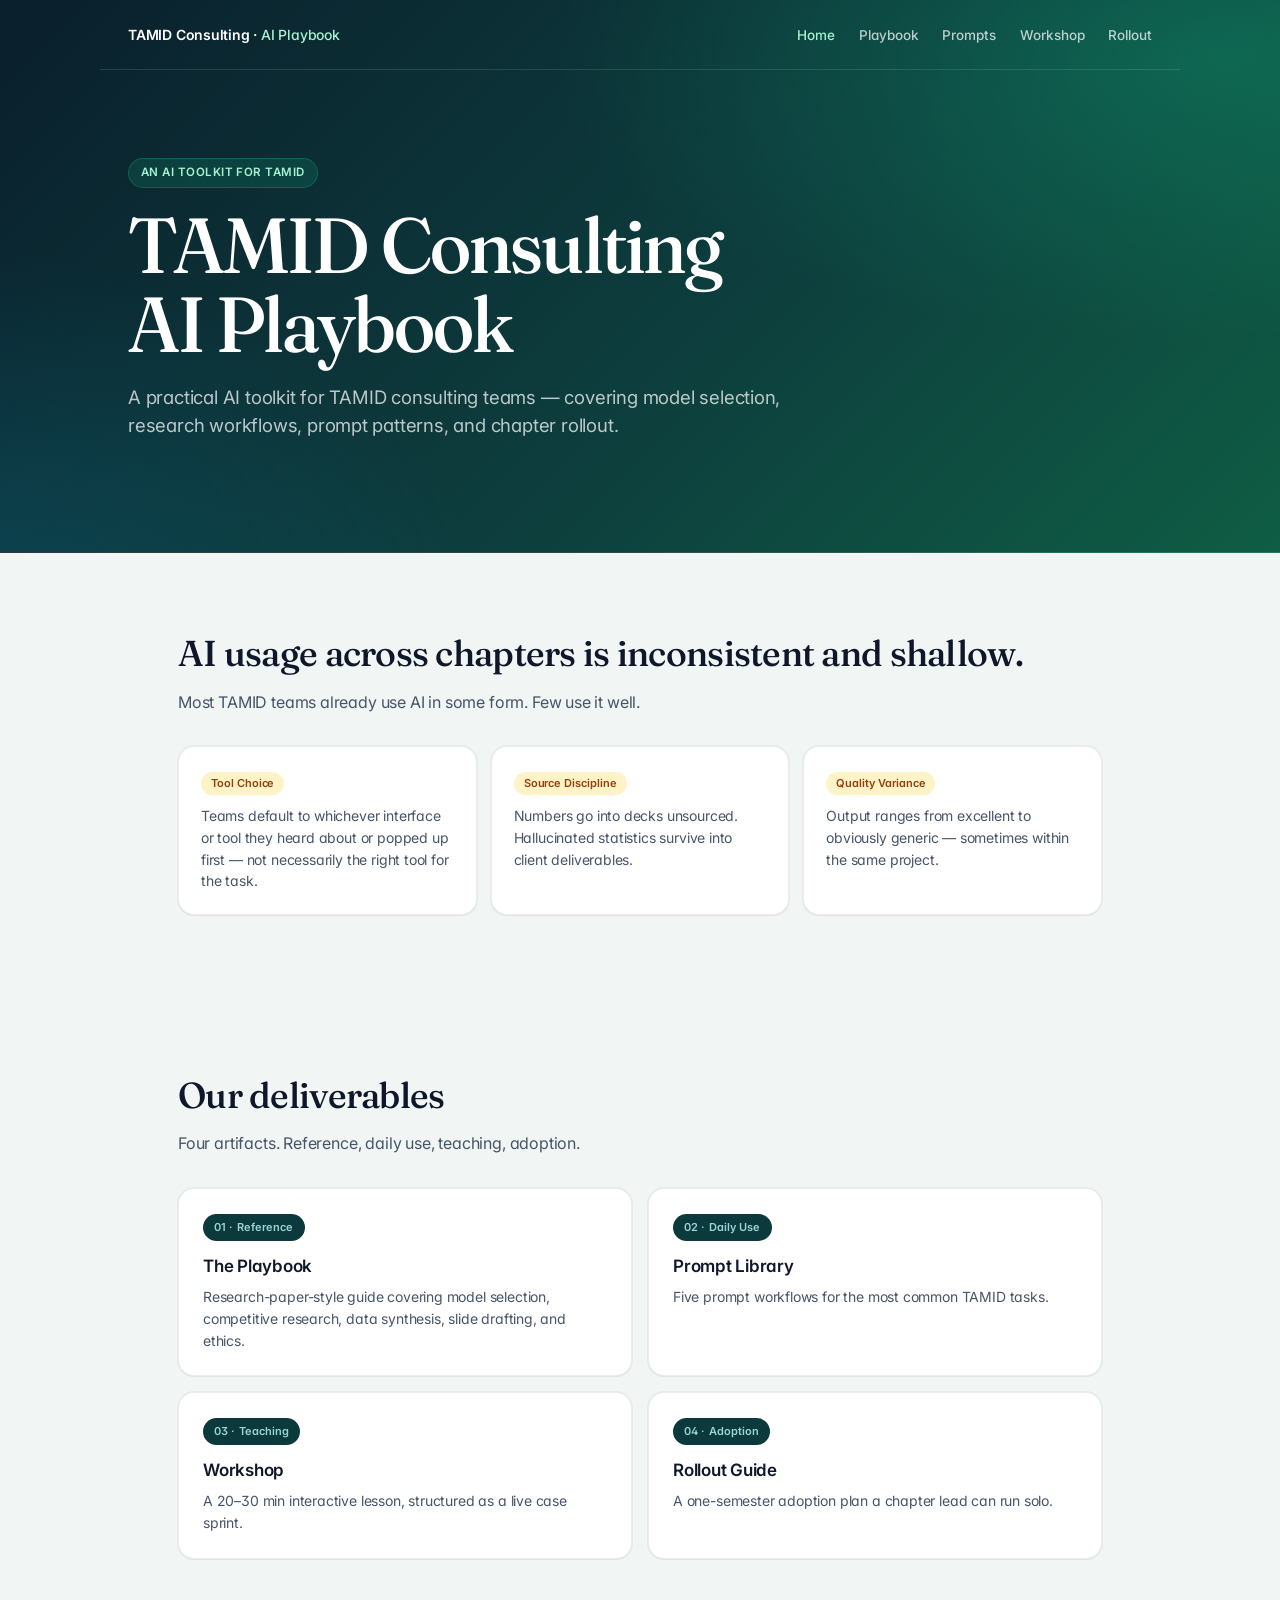
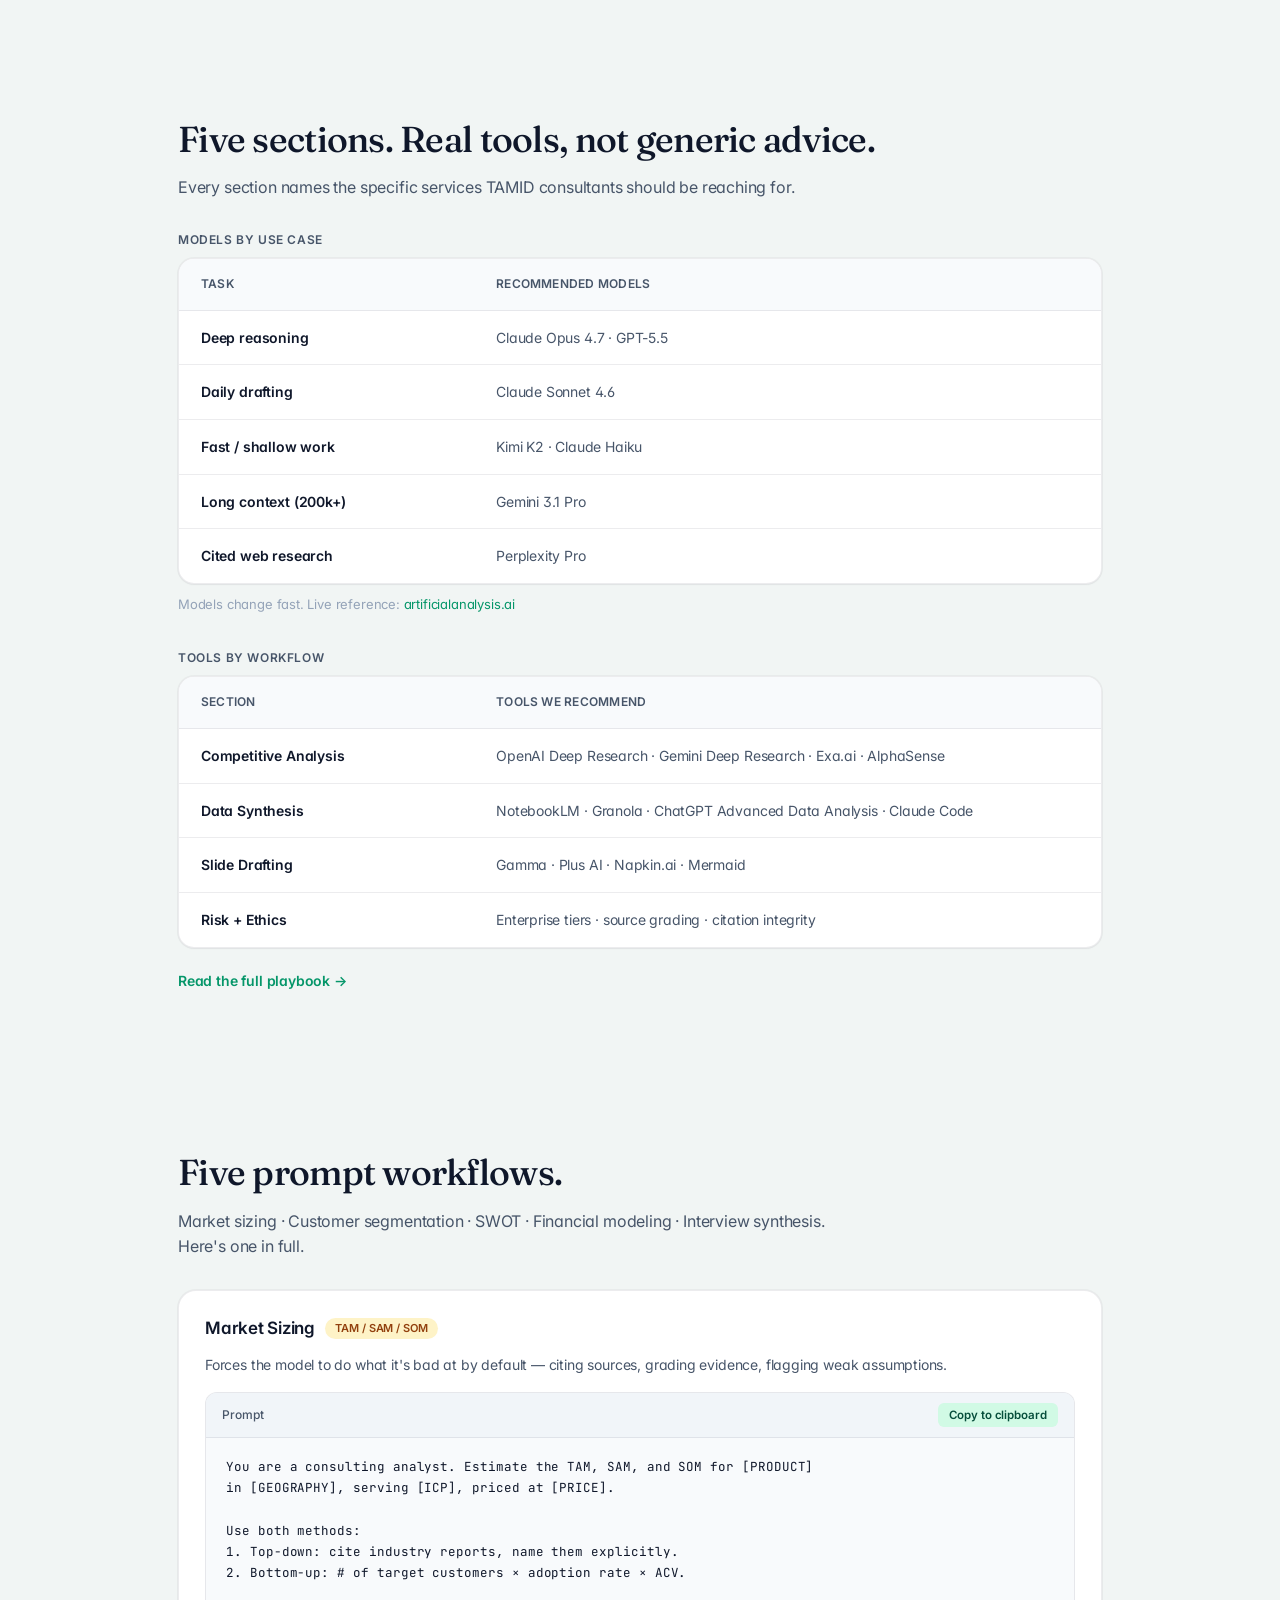
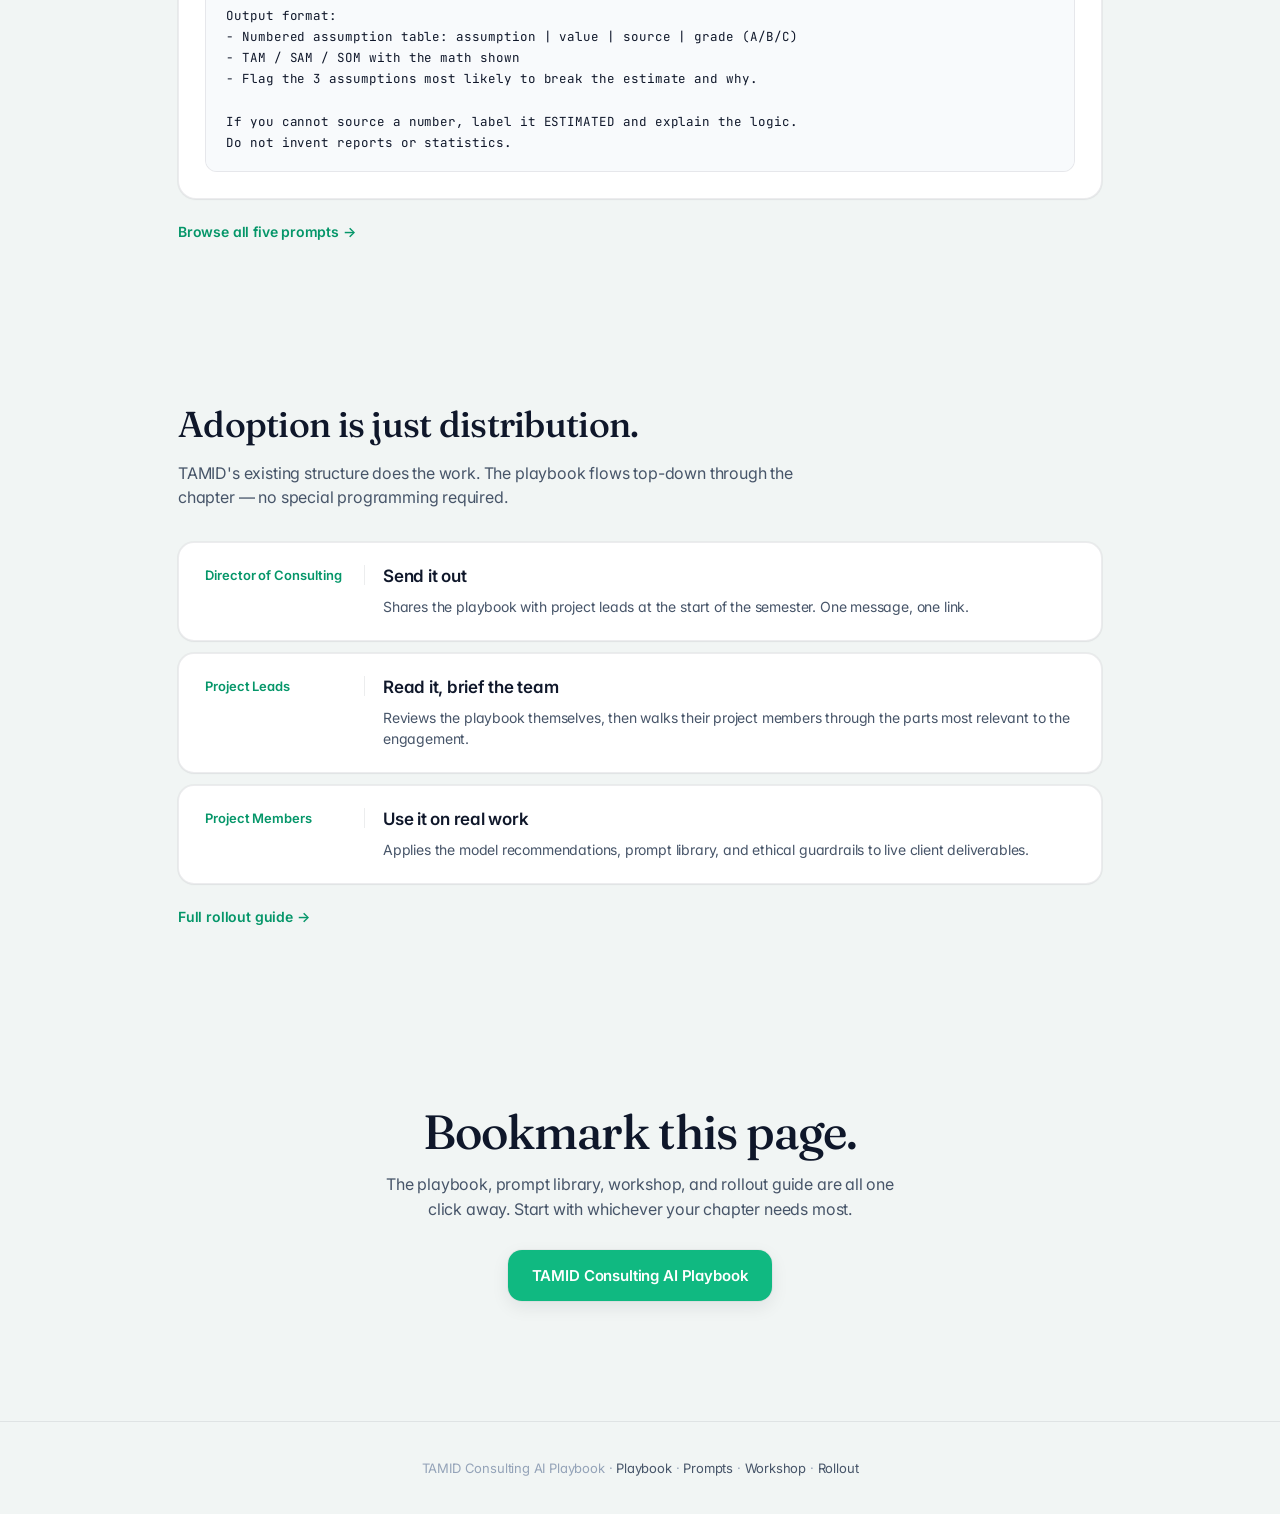
<file: index.html>
<!doctype html>
<html lang="en">
<head>
<meta charset="utf-8" />
<meta name="viewport" content="width=device-width, initial-scale=1" />
<title>TAMID Consulting AI Playbook</title>
<meta name="description" content="A practical AI toolkit tailored for TAMID consulting teams." />
<link rel="preconnect" href="https://fonts.googleapis.com">
<link rel="preconnect" href="https://fonts.gstatic.com" crossorigin>
<link href="https://fonts.googleapis.com/css2?family=Inter:wght@400;500;600;700&family=Fraunces:opsz,wght@9..144,400;9..144,500;9..144,600&family=JetBrains+Mono:wght@400;500&display=swap" rel="stylesheet">
<link rel="stylesheet" href="styles.css" />
</head>
<body>

<header class="hero-header">
  <div class="hero-nav">
    <a href="index.html" class="brand">TAMID Consulting · <span>AI Playbook</span></a>
    <ul class="nav-links">
      <li><a href="index.html" class="active">Home</a></li>
      <li><a href="playbook.html">Playbook</a></li>
      <li><a href="prompts.html">Prompts</a></li>
      <li><a href="workshop.html">Workshop</a></li>
      <li><a href="rollout.html">Rollout</a></li>
    </ul>
  </div>
  <div class="hero-content hero-content-lg" id="top">
    <span class="eyebrow">An AI Toolkit for TAMID</span>
    <h1>TAMID Consulting<br/>AI Playbook</h1>
    <p class="lede">A practical AI toolkit for TAMID consulting teams — covering model selection, research workflows, prompt patterns, and chapter rollout.</p>
  </div>
</header>

<section class="slide-anchor" id="problem">
  <h2>AI usage across chapters is inconsistent and shallow.</h2>
  <p class="section-sub">Most TAMID teams already use AI in some form. Few use it well.</p>

  <div class="problem-grid">
    <div class="problem-card">
      <div class="lbl">Tool Choice</div>
      <p>Teams default to whichever interface or tool they heard about or popped up first — not necessarily the right tool for the task.</p>
    </div>
    <div class="problem-card">
      <div class="lbl">Source Discipline</div>
      <p>Numbers go into decks unsourced. Hallucinated statistics survive into client deliverables.</p>
    </div>
    <div class="problem-card">
      <div class="lbl">Quality Variance</div>
      <p>Output ranges from excellent to obviously generic — sometimes within the same project.</p>
    </div>
  </div>
</section>

<section class="slide-anchor" id="deliverables">
  <h2>Our deliverables</h2>
  <p class="section-sub">Four artifacts. Reference, daily use, teaching, adoption.</p>

  <div class="grid grid-2">
    <a class="card linkcard" href="playbook.html">
      <span class="tag">01 · Reference</span>
      <h3>The Playbook</h3>
      <p>Research-paper-style guide covering model selection, competitive research, data synthesis, slide drafting, and ethics.</p>
    </a>
    <a class="card linkcard" href="prompts.html">
      <span class="tag">02 · Daily Use</span>
      <h3>Prompt Library</h3>
      <p>Five prompt workflows for the most common TAMID tasks.</p>
    </a>
    <a class="card linkcard" href="workshop.html">
      <span class="tag">03 · Teaching</span>
      <h3>Workshop</h3>
      <p>A 20–30 min interactive lesson, structured as a live case sprint.</p>
    </a>
    <a class="card linkcard" href="rollout.html">
      <span class="tag">04 · Adoption</span>
      <h3>Rollout Guide</h3>
      <p>A one-semester adoption plan a chapter lead can run solo.</p>
    </a>
  </div>
</section>

<section class="slide-anchor" id="playbook">
  <h2>Five sections. Real tools, not generic advice.</h2>
  <p class="section-sub">Every section names the specific services TAMID consultants should be reaching for.</p>

  <h3 style="margin-top:8px;margin-bottom:10px;font-size:12px;color:var(--ink-dim);text-transform:uppercase;letter-spacing:0.05em;">Models by use case</h3>
  <table class="tools-table">
    <thead>
      <tr><th>Task</th><th>Recommended models</th></tr>
    </thead>
    <tbody>
      <tr><td>Deep reasoning</td><td>Claude Opus 4.7 · GPT-5.5</td></tr>
      <tr><td>Daily drafting</td><td>Claude Sonnet 4.6</td></tr>
      <tr><td>Fast / shallow work</td><td>Kimi K2 · Claude Haiku</td></tr>
      <tr><td>Long context (200k+)</td><td>Gemini 3.1 Pro</td></tr>
      <tr><td>Cited web research</td><td>Perplexity Pro</td></tr>
    </tbody>
  </table>
  <p style="font-size:13px;color:var(--ink-faint);margin-top:10px;">
    Models change fast. Live reference: <a href="https://artificialanalysis.ai" target="_blank" rel="noopener">artificialanalysis.ai</a>
  </p>

  <h3 style="margin-top:36px;margin-bottom:10px;font-size:12px;color:var(--ink-dim);text-transform:uppercase;letter-spacing:0.05em;">Tools by workflow</h3>
  <table class="tools-table">
    <thead>
      <tr><th>Section</th><th>Tools we recommend</th></tr>
    </thead>
    <tbody>
      <tr><td>Competitive Analysis</td><td>OpenAI Deep Research · Gemini Deep Research · Exa.ai · AlphaSense</td></tr>
      <tr><td>Data Synthesis</td><td>NotebookLM · Granola · ChatGPT Advanced Data Analysis · Claude Code</td></tr>
      <tr><td>Slide Drafting</td><td>Gamma · Plus AI · Napkin.ai · Mermaid</td></tr>
      <tr><td>Risk + Ethics</td><td>Enterprise tiers · source grading · citation integrity</td></tr>
    </tbody>
  </table>

  <a class="deeper" href="playbook.html">Read the full playbook →</a>
</section>

<section class="slide-anchor" id="prompts">
  <h2>Five prompt workflows.</h2>
  <p class="section-sub">Market sizing · Customer segmentation · SWOT · Financial modeling · Interview synthesis. Here's one in full.</p>

  <div class="prompt">
    <h3>Market Sizing <span class="pill">TAM / SAM / SOM</span></h3>
    <p>Forces the model to do what it's bad at by default — citing sources, grading evidence, flagging weak assumptions.</p>
    <div class="code-block">
      <div class="code-block-head">
        <span>Prompt</span>
        <button type="button" class="copy-btn" aria-label="Copy to clipboard">Copy to clipboard</button>
      </div>
<pre>You are a consulting analyst. Estimate the TAM, SAM, and SOM for [PRODUCT]
in [GEOGRAPHY], serving [ICP], priced at [PRICE].

Use both methods:
1. Top-down: cite industry reports, name them explicitly.
2. Bottom-up: # of target customers × adoption rate × ACV.

Output format:
- Numbered assumption table: assumption | value | source | grade (A/B/C)
- TAM / SAM / SOM with the math shown
- Flag the 3 assumptions most likely to break the estimate and why.

If you cannot source a number, label it ESTIMATED and explain the logic.
Do not invent reports or statistics.</pre>
    </div>
  </div>

  <a class="deeper" href="prompts.html">Browse all five prompts →</a>
</section>

<section class="slide-anchor" id="rollout">
  <h2>Adoption is just distribution.</h2>
  <p class="section-sub">TAMID's existing structure does the work. The playbook flows top-down through the chapter — no special programming required.</p>

  <div class="timeline">
    <div class="phase">
      <div class="wk">Director of Consulting</div>
      <div>
        <h3>Send it out</h3>
        <p>Shares the playbook with project leads at the start of the semester. One message, one link.</p>
      </div>
    </div>
    <div class="phase">
      <div class="wk">Project Leads</div>
      <div>
        <h3>Read it, brief the team</h3>
        <p>Reviews the playbook themselves, then walks their project members through the parts most relevant to the engagement.</p>
      </div>
    </div>
    <div class="phase">
      <div class="wk">Project Members</div>
      <div>
        <h3>Use it on real work</h3>
        <p>Applies the model recommendations, prompt library, and ethical guardrails to live client deliverables.</p>
      </div>
    </div>
  </div>

  <a class="deeper" href="rollout.html">Full rollout guide →</a>
</section>

<section class="closing slide-anchor">
  <h2>Bookmark this page.</h2>
  <p>The playbook, prompt library, workshop, and rollout guide are all one click away. Start with whichever your chapter needs most.</p>
  <a class="url-pill" href="#top">TAMID Consulting AI Playbook</a>
</section>

<footer>
  TAMID Consulting AI Playbook · <a href="playbook.html">Playbook</a> · <a href="prompts.html">Prompts</a> · <a href="workshop.html">Workshop</a> · <a href="rollout.html">Rollout</a>
</footer>

<script>
  document.querySelectorAll('.copy-btn').forEach(function (btn) {
    btn.addEventListener('click', function () {
      var block = btn.closest('.code-block');
      if (!block) return;
      var pre = block.querySelector('pre');
      if (!pre) return;
      navigator.clipboard.writeText(pre.textContent).then(function () {
        var original = btn.textContent;
        btn.textContent = 'Copied';
        btn.classList.add('copied');
        setTimeout(function () {
          btn.textContent = original;
          btn.classList.remove('copied');
        }, 1500);
      });
    });
  });
</script>

</body>
</html>
</file>
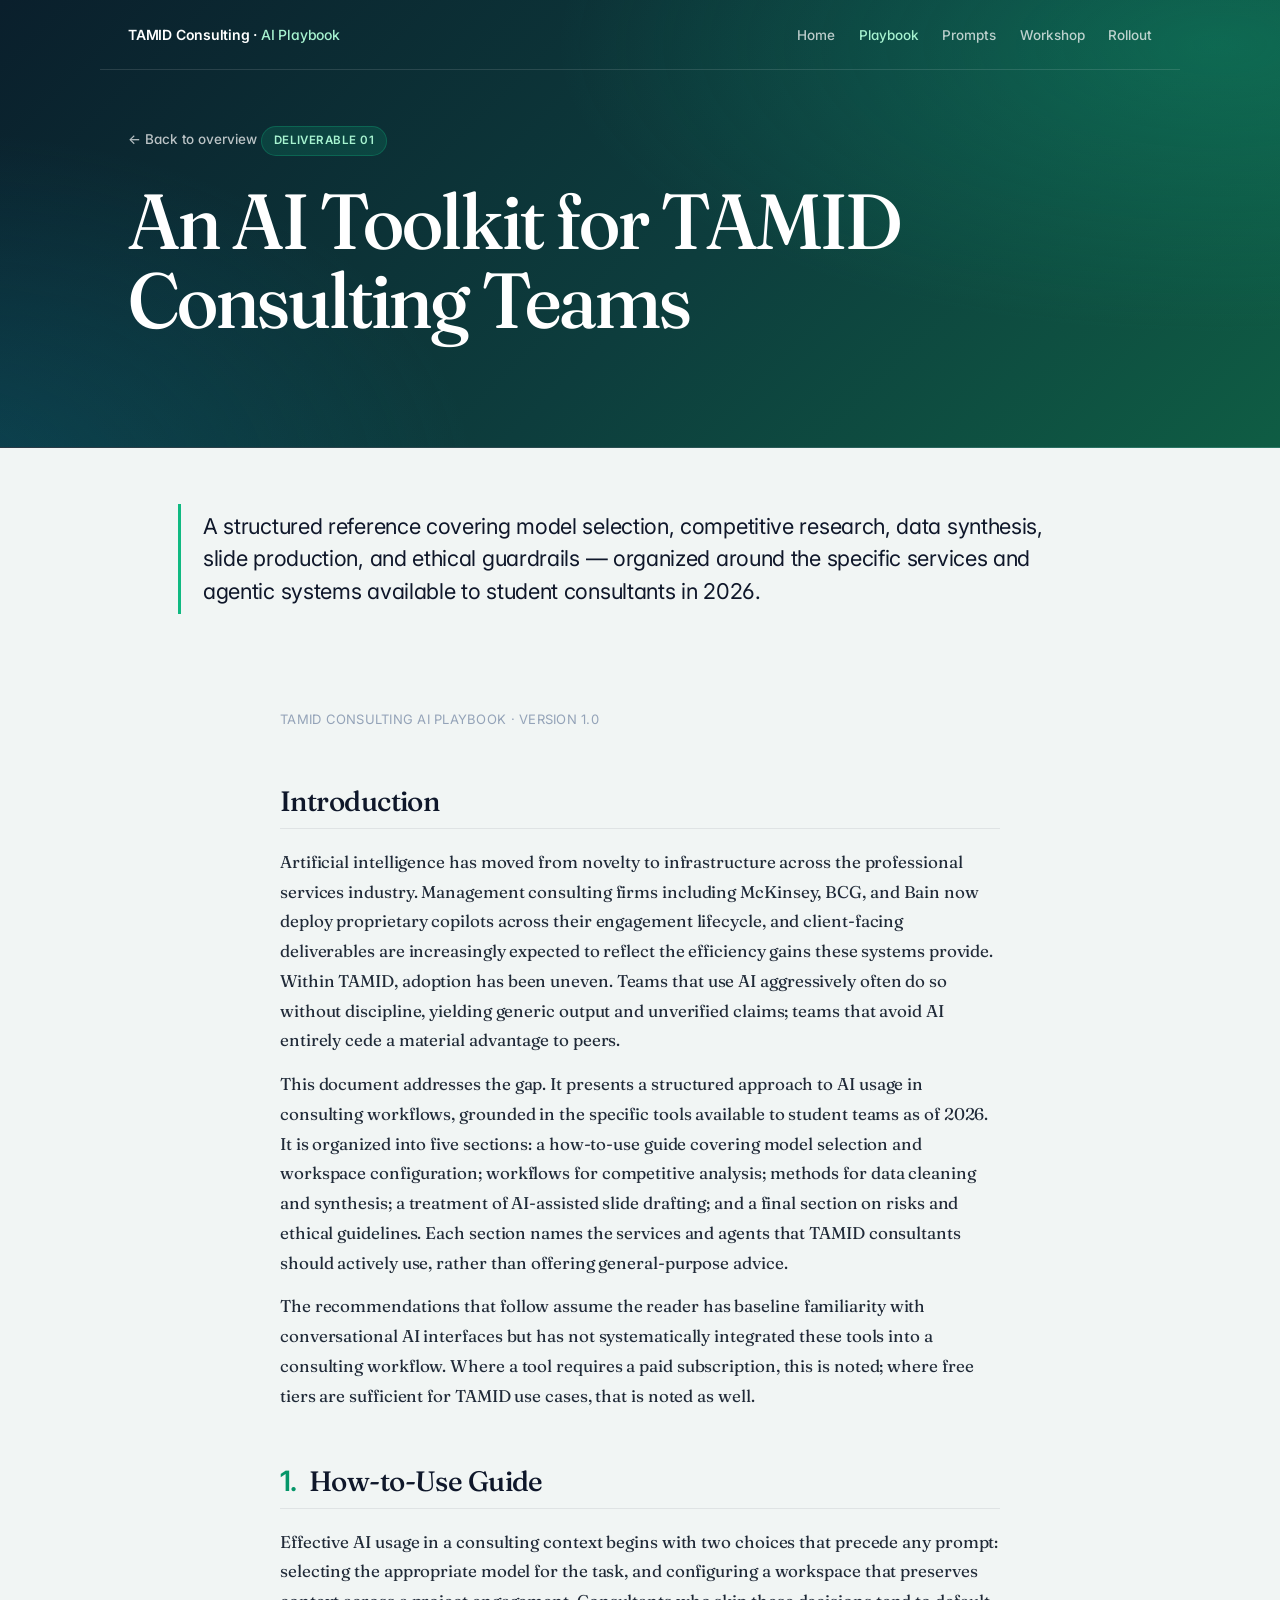
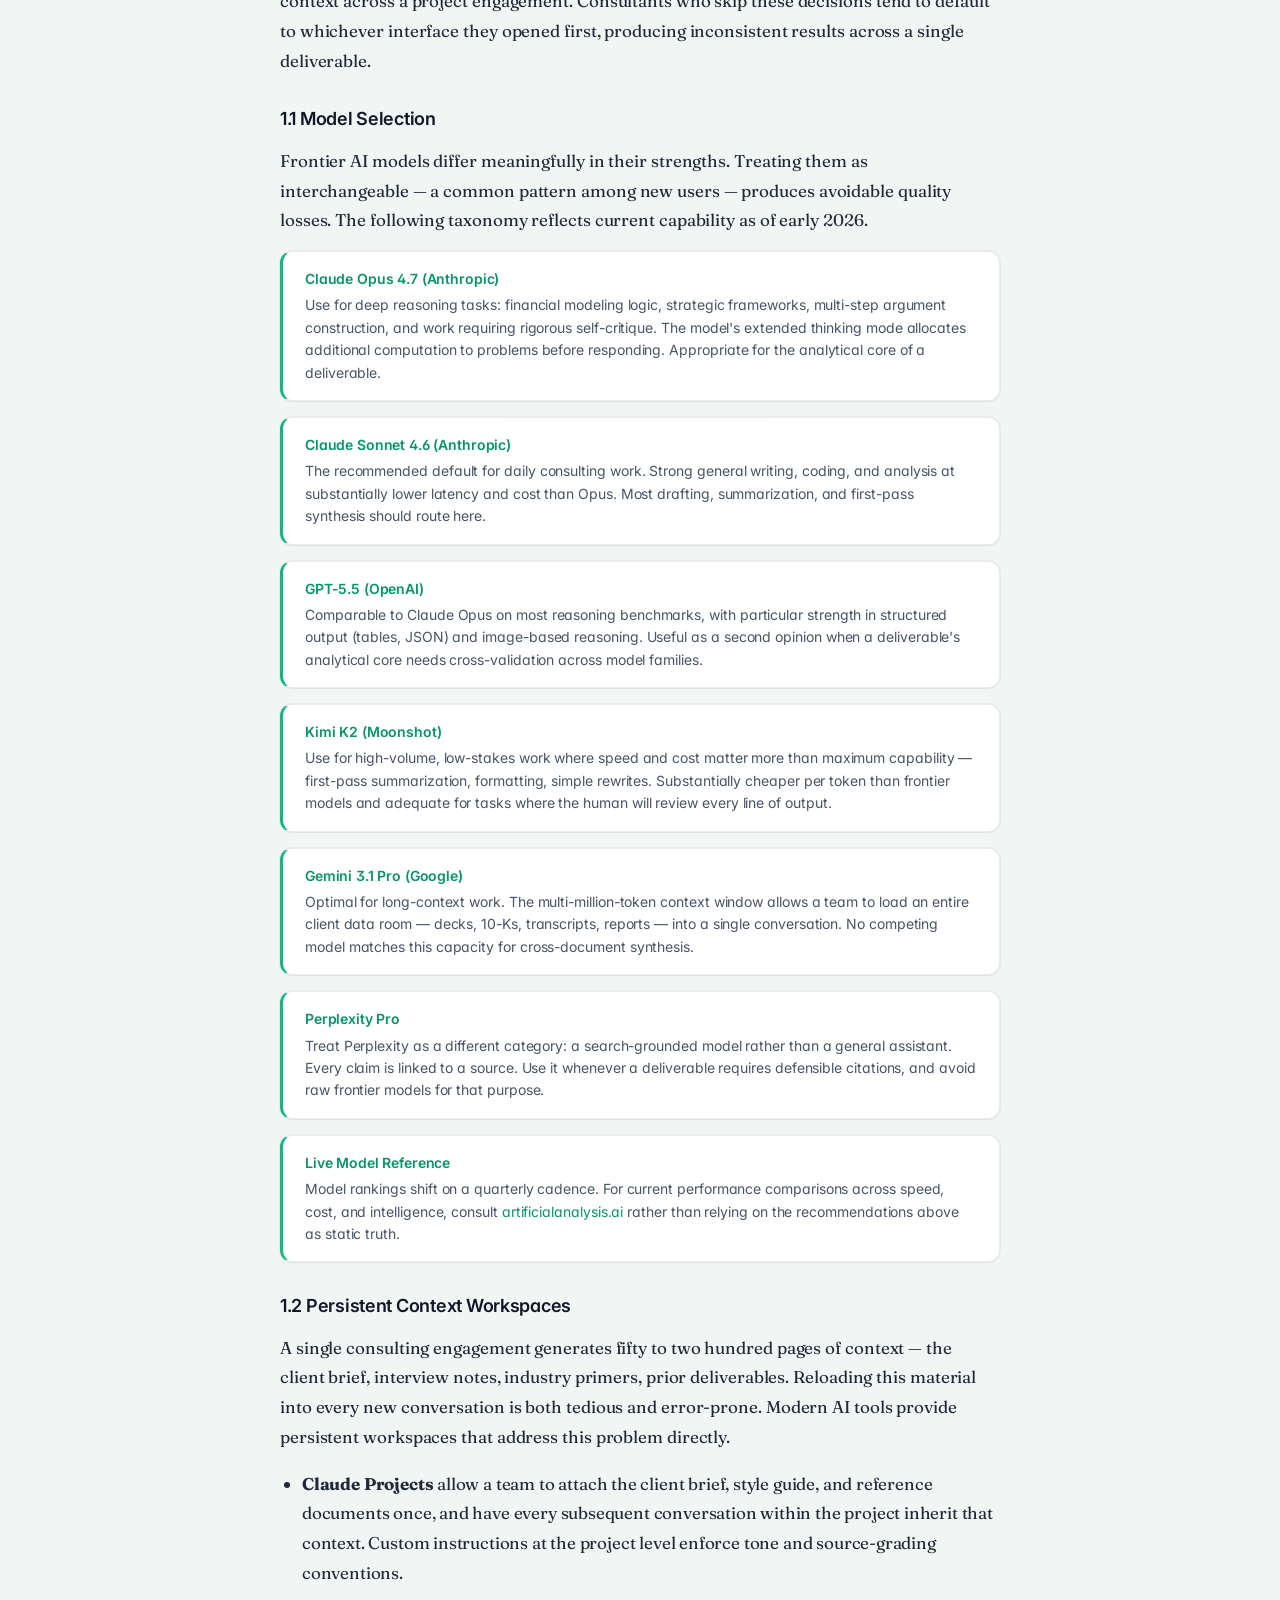
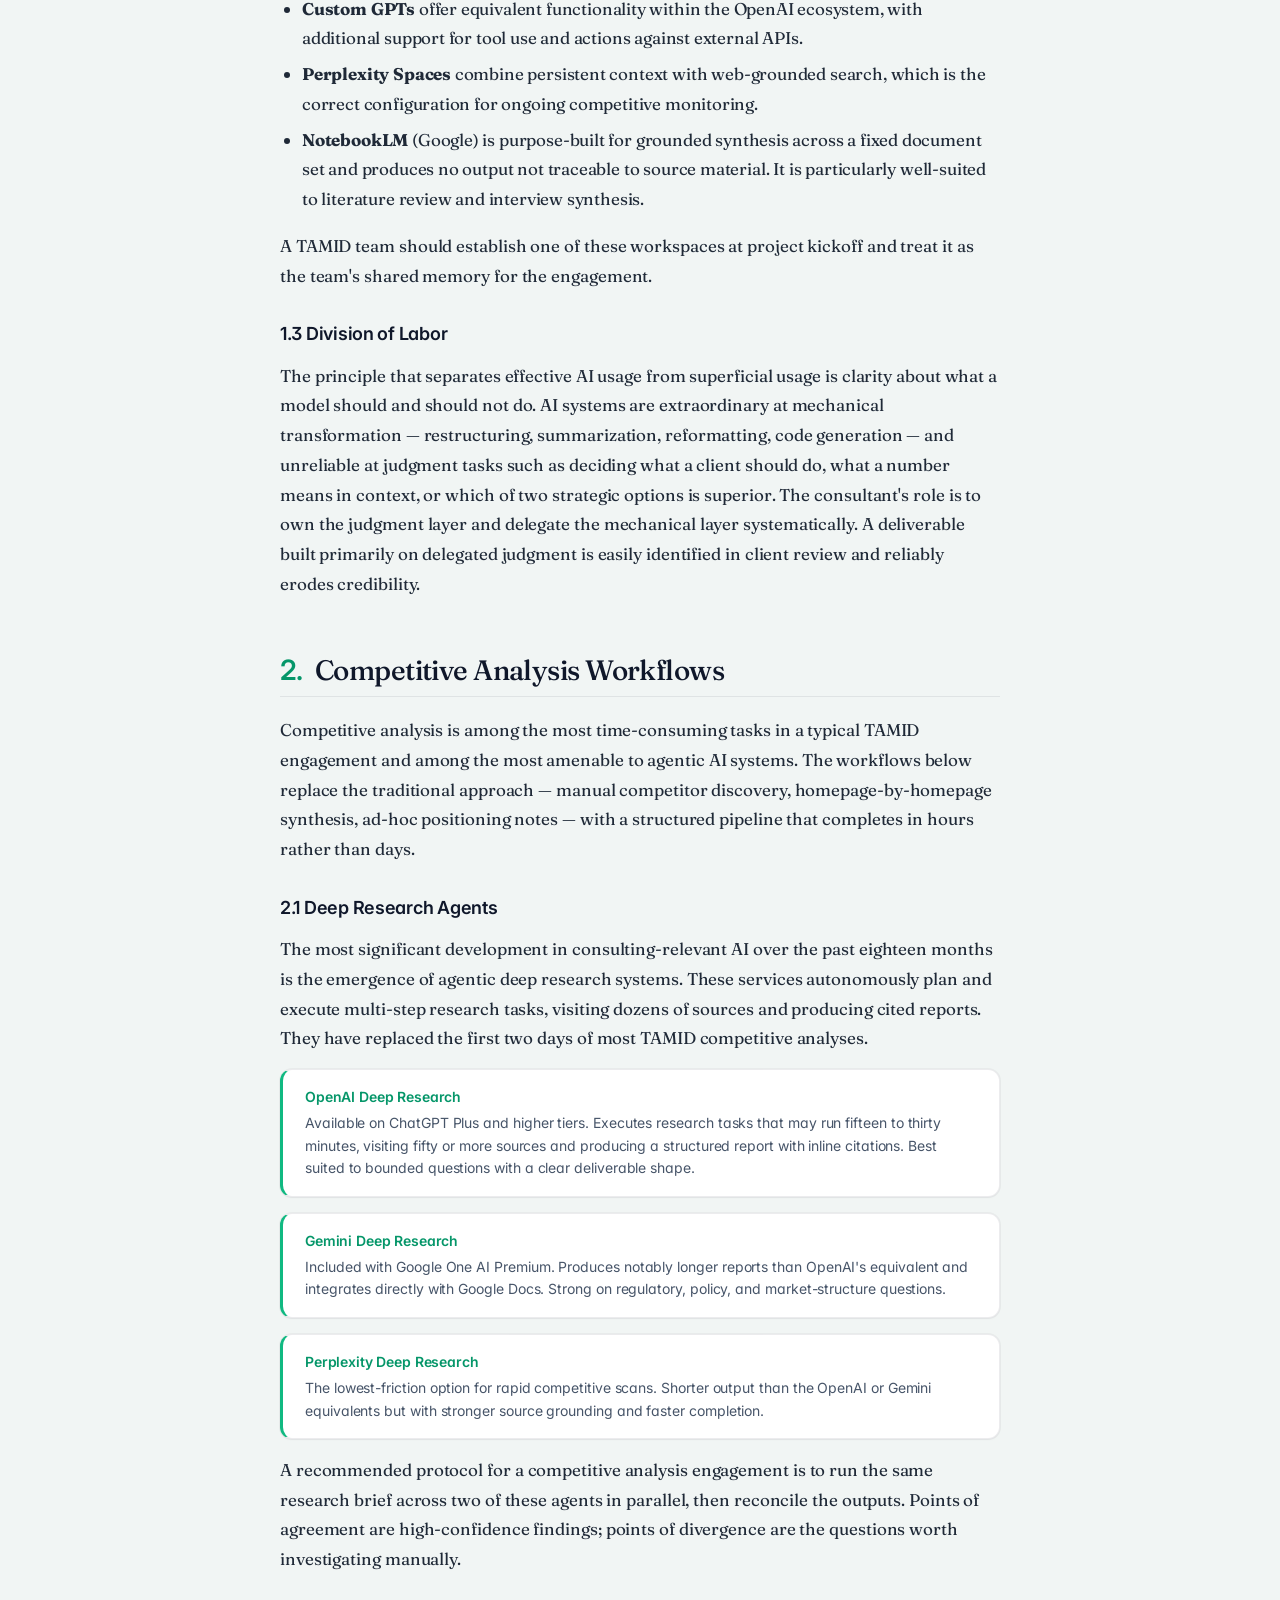
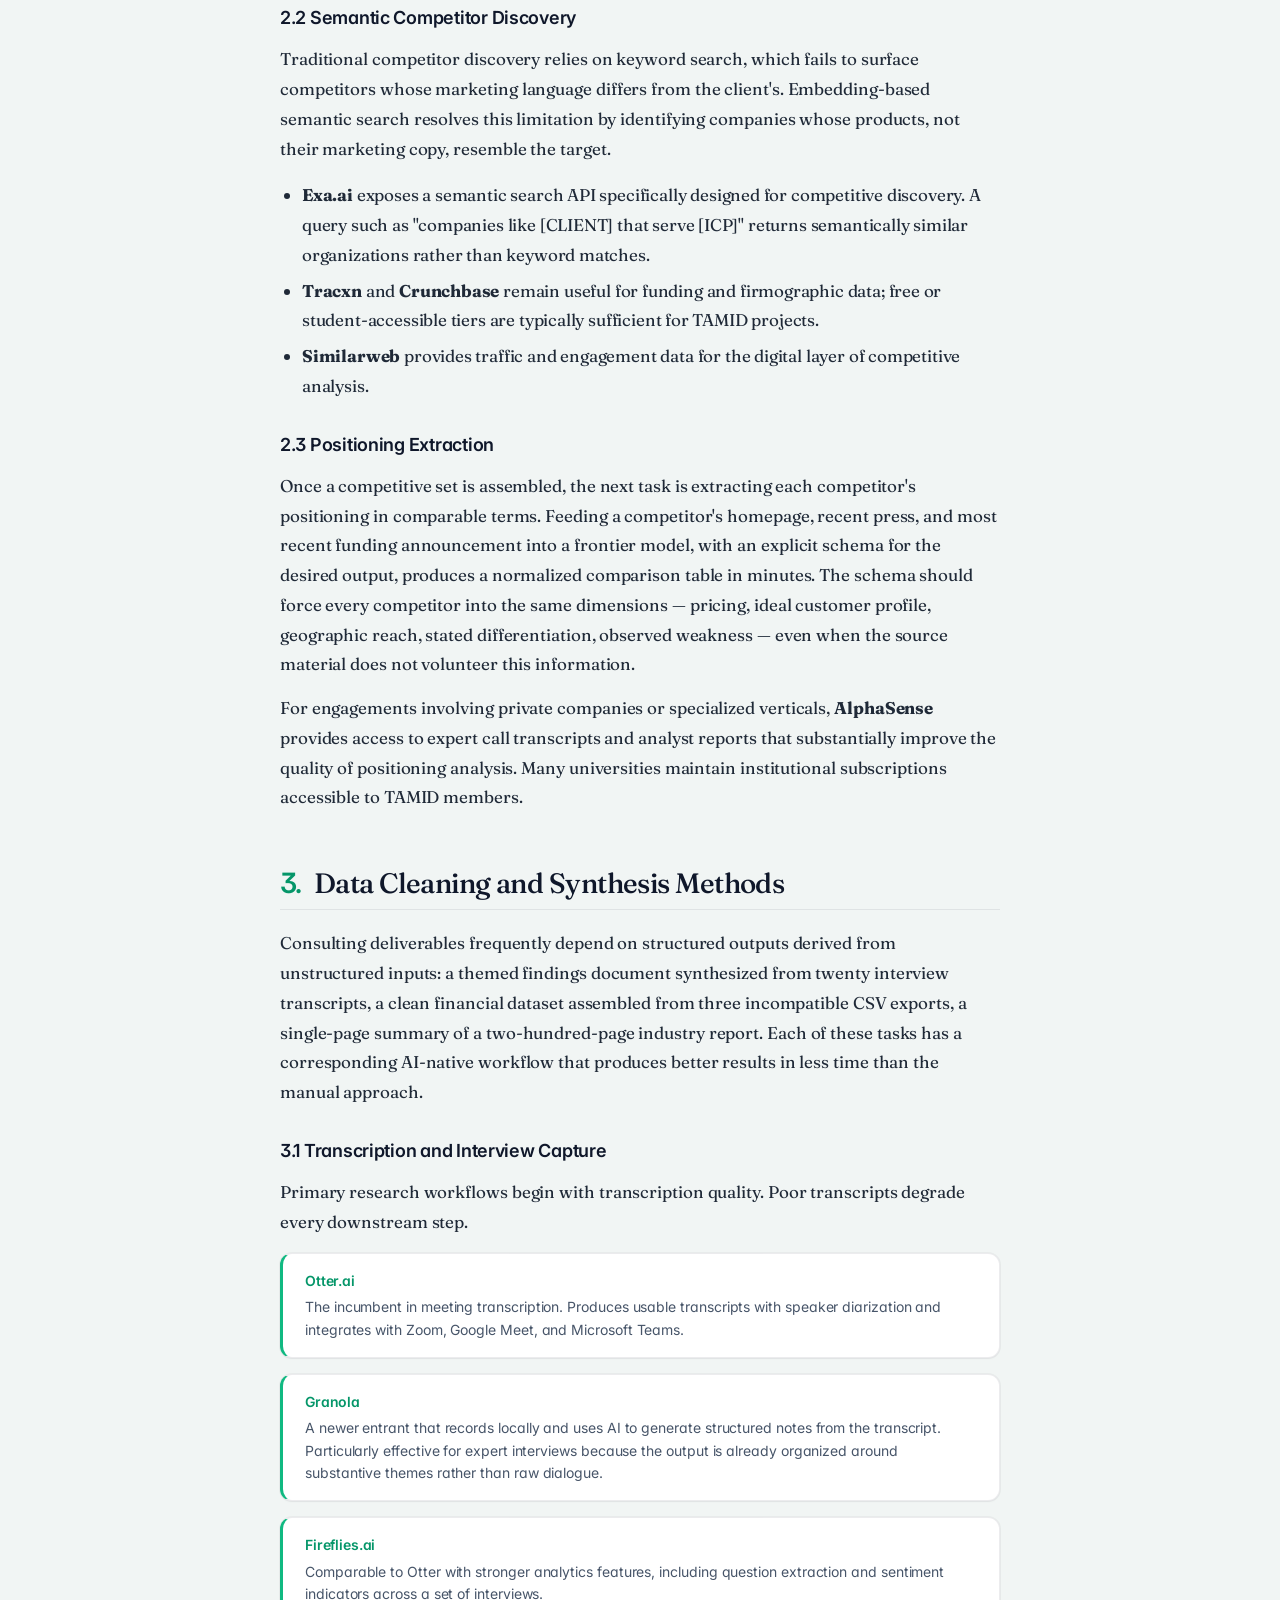
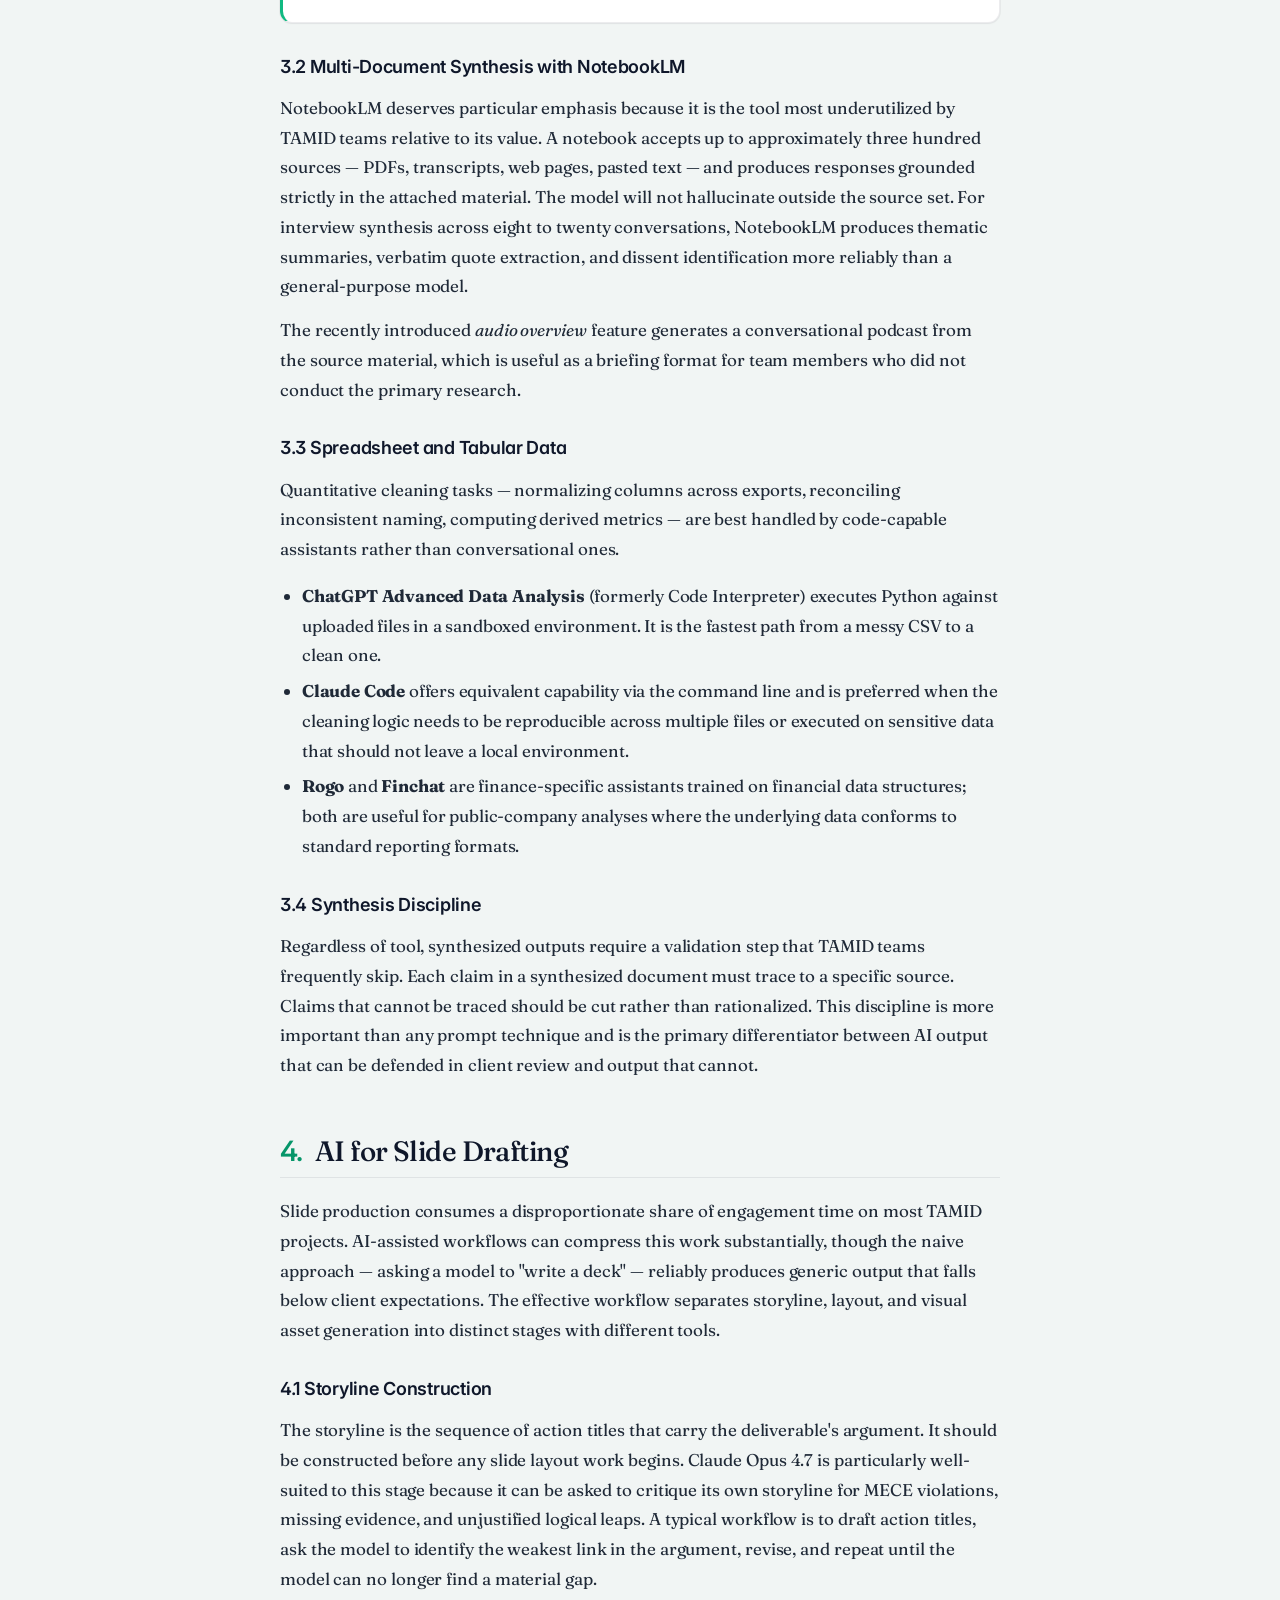
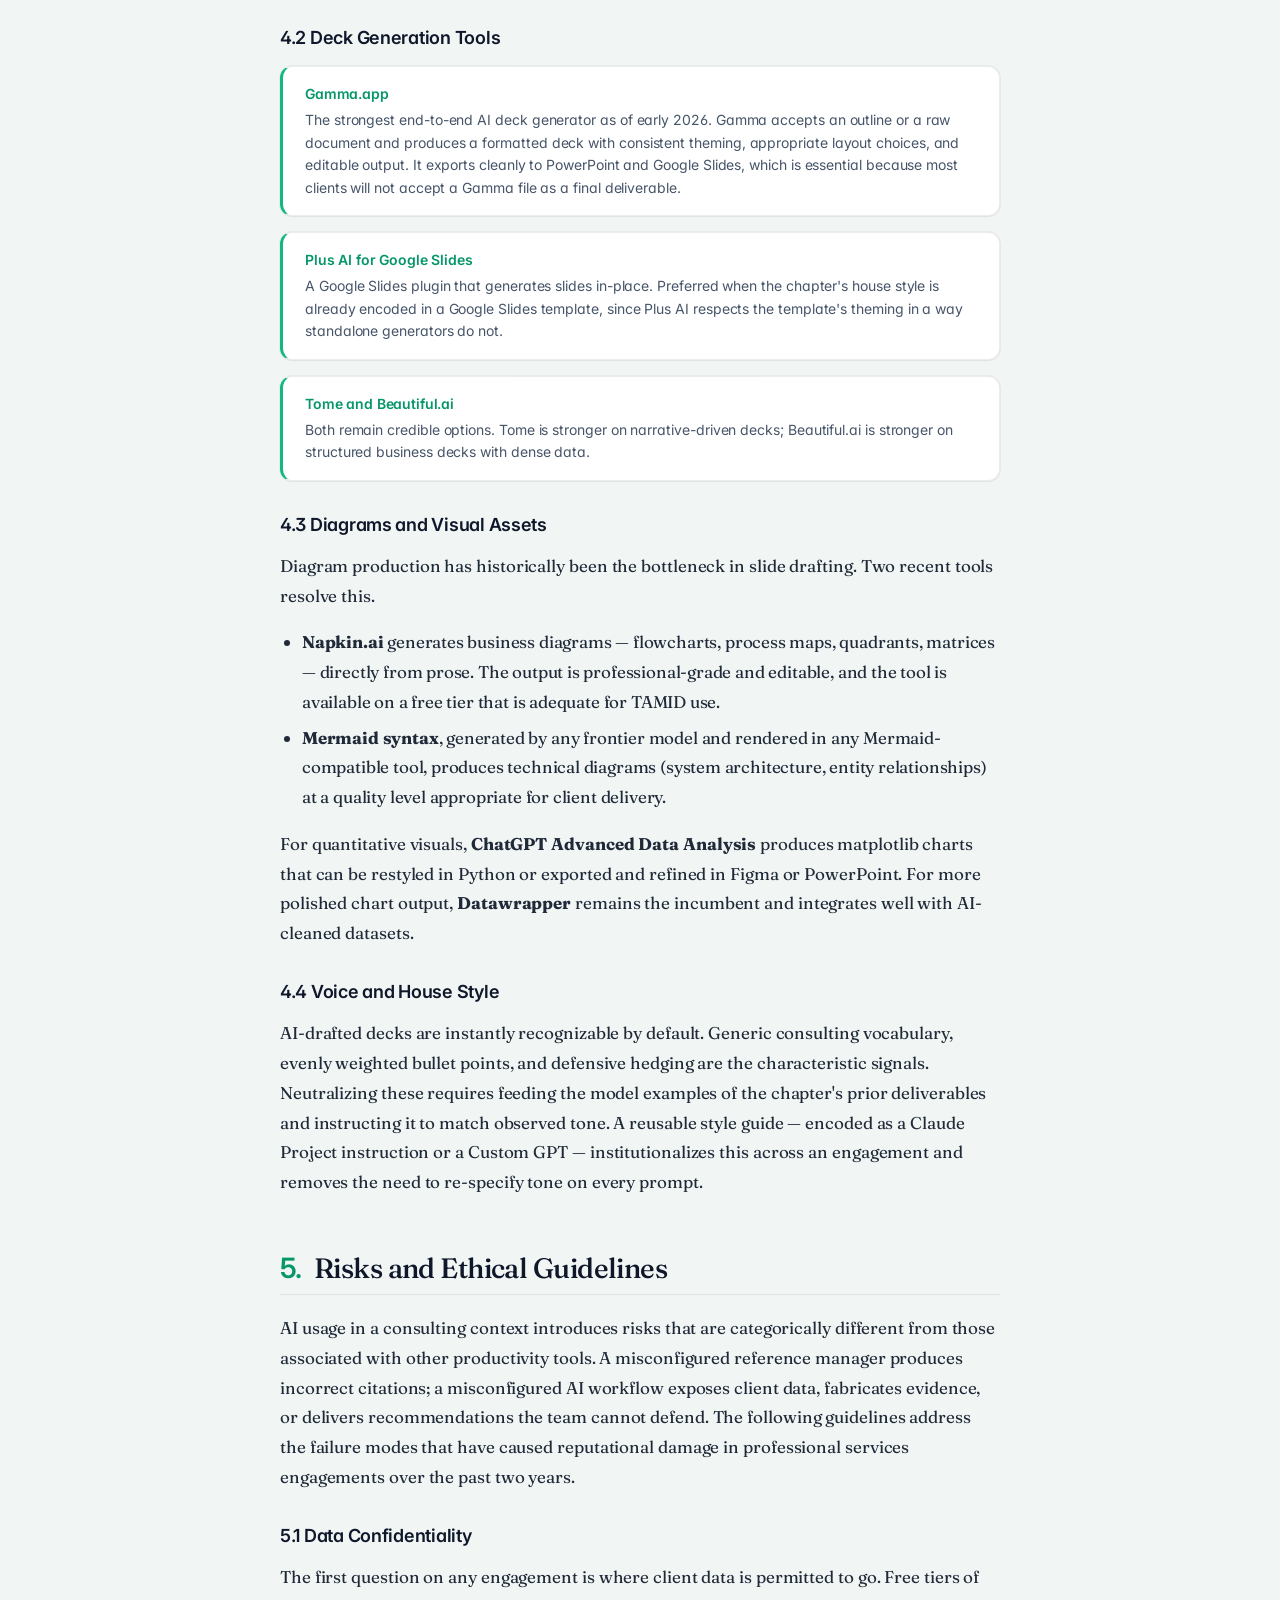
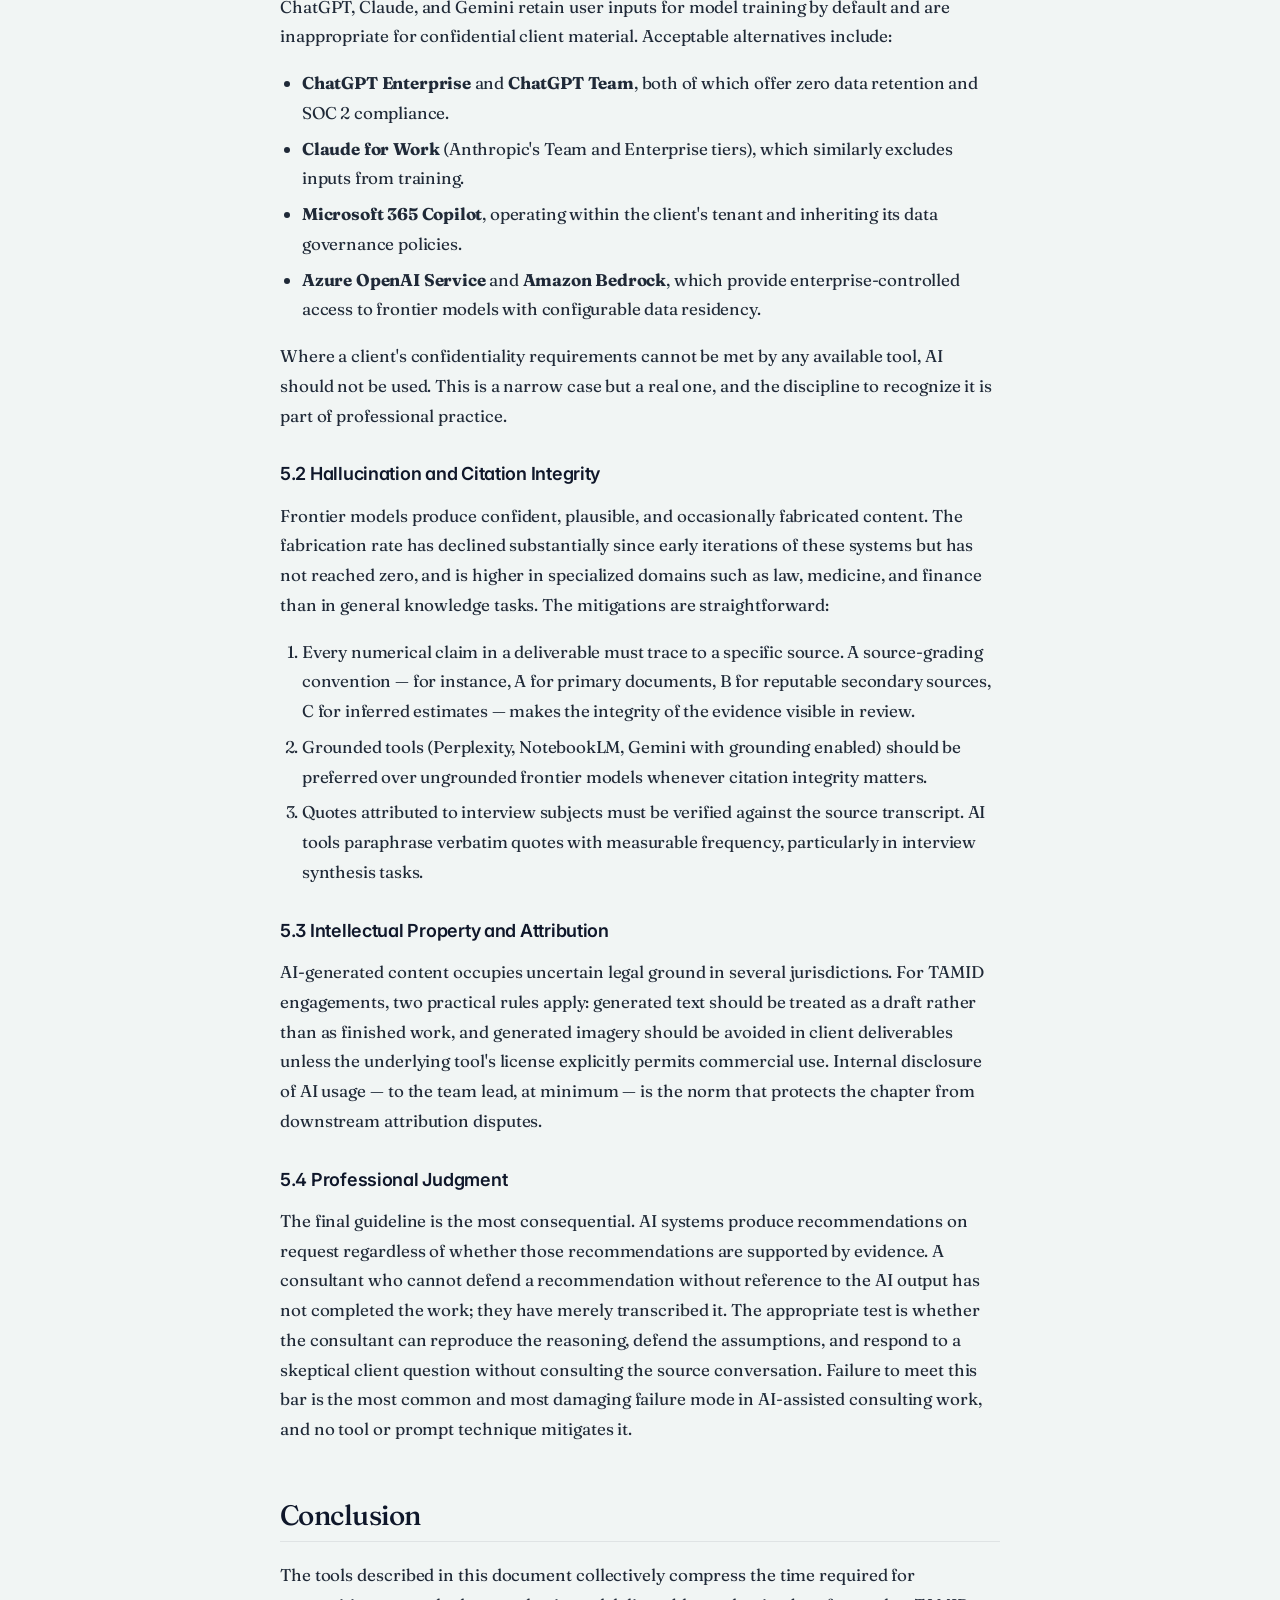
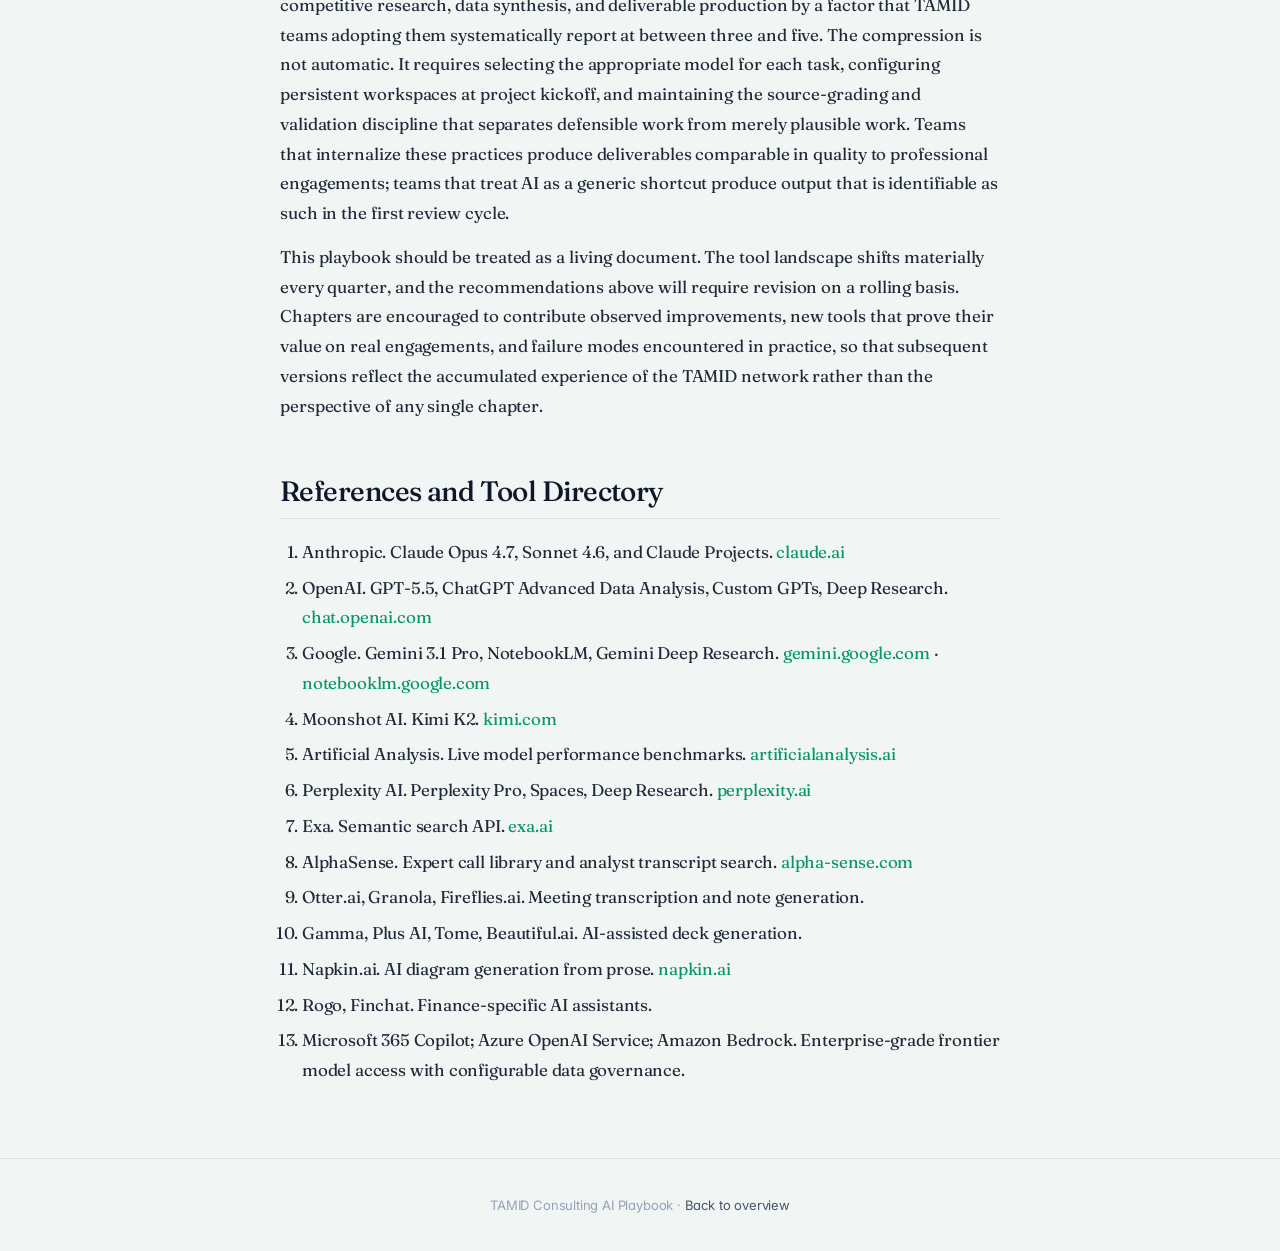
<file: playbook.html>
<!doctype html>
<html lang="en">
<head>
<meta charset="utf-8" />
<meta name="viewport" content="width=device-width, initial-scale=1" />
<title>Playbook — TAMID Consulting AI Playbook</title>
<link rel="preconnect" href="https://fonts.googleapis.com">
<link rel="preconnect" href="https://fonts.gstatic.com" crossorigin>
<link href="https://fonts.googleapis.com/css2?family=Inter:wght@400;500;600;700&family=Fraunces:opsz,wght@9..144,400;9..144,500;9..144,600&family=Source+Serif+4:wght@400;500;600&family=JetBrains+Mono:wght@400;500&display=swap" rel="stylesheet">
<link rel="stylesheet" href="styles.css" />
</head>
<body>

<header class="hero-header">
  <div class="hero-nav">
    <a href="index.html" class="brand">TAMID Consulting · <span>AI Playbook</span></a>
    <ul class="nav-links">
      <li><a href="index.html">Home</a></li>
      <li><a href="playbook.html" class="active">Playbook</a></li>
      <li><a href="prompts.html">Prompts</a></li>
      <li><a href="workshop.html">Workshop</a></li>
      <li><a href="rollout.html">Rollout</a></li>
    </ul>
  </div>
  <div class="hero-content">
    <a class="back-link" href="index.html">← Back to overview</a>
    <span class="eyebrow">Deliverable 01</span>
    <h1>An AI Toolkit for TAMID Consulting Teams</h1>
  </div>
</header>

<div class="lede-quote">
  <p>A structured reference covering model selection, competitive research, data synthesis, slide production, and ethical guardrails — organized around the specific services and agentic systems available to student consultants in 2026.</p>
</div>

<section class="tight">
<div class="paper">

<p class="meta">TAMID Consulting AI Playbook · Version 1.0</p>

<h2>Introduction</h2>
<p>Artificial intelligence has moved from novelty to infrastructure across the professional services industry. Management consulting firms including McKinsey, BCG, and Bain now deploy proprietary copilots across their engagement lifecycle, and client-facing deliverables are increasingly expected to reflect the efficiency gains these systems provide. Within TAMID, adoption has been uneven. Teams that use AI aggressively often do so without discipline, yielding generic output and unverified claims; teams that avoid AI entirely cede a material advantage to peers.</p>
<p>This document addresses the gap. It presents a structured approach to AI usage in consulting workflows, grounded in the specific tools available to student teams as of 2026. It is organized into five sections: a how-to-use guide covering model selection and workspace configuration; workflows for competitive analysis; methods for data cleaning and synthesis; a treatment of AI-assisted slide drafting; and a final section on risks and ethical guidelines. Each section names the services and agents that TAMID consultants should actively use, rather than offering general-purpose advice.</p>
<p>The recommendations that follow assume the reader has baseline familiarity with conversational AI interfaces but has not systematically integrated these tools into a consulting workflow. Where a tool requires a paid subscription, this is noted; where free tiers are sufficient for TAMID use cases, that is noted as well.</p>

<h2><span class="sectnum">1.</span>How-to-Use Guide</h2>

<p>Effective AI usage in a consulting context begins with two choices that precede any prompt: selecting the appropriate model for the task, and configuring a workspace that preserves context across a project engagement. Consultants who skip these decisions tend to default to whichever interface they opened first, producing inconsistent results across a single deliverable.</p>

<h3>1.1 Model Selection</h3>

<p>Frontier AI models differ meaningfully in their strengths. Treating them as interchangeable — a common pattern among new users — produces avoidable quality losses. The following taxonomy reflects current capability as of early 2026.</p>

<div class="toolref">
  <p class="tname">Claude Opus 4.7 (Anthropic)</p>
  <p>Use for deep reasoning tasks: financial modeling logic, strategic frameworks, multi-step argument construction, and work requiring rigorous self-critique. The model's extended thinking mode allocates additional computation to problems before responding. Appropriate for the analytical core of a deliverable.</p>
</div>

<div class="toolref">
  <p class="tname">Claude Sonnet 4.6 (Anthropic)</p>
  <p>The recommended default for daily consulting work. Strong general writing, coding, and analysis at substantially lower latency and cost than Opus. Most drafting, summarization, and first-pass synthesis should route here.</p>
</div>

<div class="toolref">
  <p class="tname">GPT-5.5 (OpenAI)</p>
  <p>Comparable to Claude Opus on most reasoning benchmarks, with particular strength in structured output (tables, JSON) and image-based reasoning. Useful as a second opinion when a deliverable's analytical core needs cross-validation across model families.</p>
</div>

<div class="toolref">
  <p class="tname">Kimi K2 (Moonshot)</p>
  <p>Use for high-volume, low-stakes work where speed and cost matter more than maximum capability — first-pass summarization, formatting, simple rewrites. Substantially cheaper per token than frontier models and adequate for tasks where the human will review every line of output.</p>
</div>

<div class="toolref">
  <p class="tname">Gemini 3.1 Pro (Google)</p>
  <p>Optimal for long-context work. The multi-million-token context window allows a team to load an entire client data room — decks, 10-Ks, transcripts, reports — into a single conversation. No competing model matches this capacity for cross-document synthesis.</p>
</div>

<div class="toolref">
  <p class="tname">Perplexity Pro</p>
  <p>Treat Perplexity as a different category: a search-grounded model rather than a general assistant. Every claim is linked to a source. Use it whenever a deliverable requires defensible citations, and avoid raw frontier models for that purpose.</p>
</div>

<div class="toolref">
  <p class="tname">Live Model Reference</p>
  <p>Model rankings shift on a quarterly cadence. For current performance comparisons across speed, cost, and intelligence, consult <a href="https://artificialanalysis.ai" target="_blank" rel="noopener">artificialanalysis.ai</a> rather than relying on the recommendations above as static truth.</p>
</div>

<h3>1.2 Persistent Context Workspaces</h3>

<p>A single consulting engagement generates fifty to two hundred pages of context — the client brief, interview notes, industry primers, prior deliverables. Reloading this material into every new conversation is both tedious and error-prone. Modern AI tools provide persistent workspaces that address this problem directly.</p>

<ul>
  <li><strong>Claude Projects</strong> allow a team to attach the client brief, style guide, and reference documents once, and have every subsequent conversation within the project inherit that context. Custom instructions at the project level enforce tone and source-grading conventions.</li>
  <li><strong>Custom GPTs</strong> offer equivalent functionality within the OpenAI ecosystem, with additional support for tool use and actions against external APIs.</li>
  <li><strong>Perplexity Spaces</strong> combine persistent context with web-grounded search, which is the correct configuration for ongoing competitive monitoring.</li>
  <li><strong>NotebookLM</strong> (Google) is purpose-built for grounded synthesis across a fixed document set and produces no output not traceable to source material. It is particularly well-suited to literature review and interview synthesis.</li>
</ul>

<p>A TAMID team should establish one of these workspaces at project kickoff and treat it as the team's shared memory for the engagement.</p>

<h3>1.3 Division of Labor</h3>

<p>The principle that separates effective AI usage from superficial usage is clarity about what a model should and should not do. AI systems are extraordinary at mechanical transformation — restructuring, summarization, reformatting, code generation — and unreliable at judgment tasks such as deciding what a client should do, what a number means in context, or which of two strategic options is superior. The consultant's role is to own the judgment layer and delegate the mechanical layer systematically. A deliverable built primarily on delegated judgment is easily identified in client review and reliably erodes credibility.</p>

<h2><span class="sectnum">2.</span>Competitive Analysis Workflows</h2>

<p>Competitive analysis is among the most time-consuming tasks in a typical TAMID engagement and among the most amenable to agentic AI systems. The workflows below replace the traditional approach — manual competitor discovery, homepage-by-homepage synthesis, ad-hoc positioning notes — with a structured pipeline that completes in hours rather than days.</p>

<h3>2.1 Deep Research Agents</h3>

<p>The most significant development in consulting-relevant AI over the past eighteen months is the emergence of agentic deep research systems. These services autonomously plan and execute multi-step research tasks, visiting dozens of sources and producing cited reports. They have replaced the first two days of most TAMID competitive analyses.</p>

<div class="toolref">
  <p class="tname">OpenAI Deep Research</p>
  <p>Available on ChatGPT Plus and higher tiers. Executes research tasks that may run fifteen to thirty minutes, visiting fifty or more sources and producing a structured report with inline citations. Best suited to bounded questions with a clear deliverable shape.</p>
</div>

<div class="toolref">
  <p class="tname">Gemini Deep Research</p>
  <p>Included with Google One AI Premium. Produces notably longer reports than OpenAI's equivalent and integrates directly with Google Docs. Strong on regulatory, policy, and market-structure questions.</p>
</div>

<div class="toolref">
  <p class="tname">Perplexity Deep Research</p>
  <p>The lowest-friction option for rapid competitive scans. Shorter output than the OpenAI or Gemini equivalents but with stronger source grounding and faster completion.</p>
</div>

<p>A recommended protocol for a competitive analysis engagement is to run the same research brief across two of these agents in parallel, then reconcile the outputs. Points of agreement are high-confidence findings; points of divergence are the questions worth investigating manually.</p>

<h3>2.2 Semantic Competitor Discovery</h3>

<p>Traditional competitor discovery relies on keyword search, which fails to surface competitors whose marketing language differs from the client's. Embedding-based semantic search resolves this limitation by identifying companies whose products, not their marketing copy, resemble the target.</p>

<ul>
  <li><strong>Exa.ai</strong> exposes a semantic search API specifically designed for competitive discovery. A query such as "companies like [CLIENT] that serve [ICP]" returns semantically similar organizations rather than keyword matches.</li>
  <li><strong>Tracxn</strong> and <strong>Crunchbase</strong> remain useful for funding and firmographic data; free or student-accessible tiers are typically sufficient for TAMID projects.</li>
  <li><strong>Similarweb</strong> provides traffic and engagement data for the digital layer of competitive analysis.</li>
</ul>

<h3>2.3 Positioning Extraction</h3>

<p>Once a competitive set is assembled, the next task is extracting each competitor's positioning in comparable terms. Feeding a competitor's homepage, recent press, and most recent funding announcement into a frontier model, with an explicit schema for the desired output, produces a normalized comparison table in minutes. The schema should force every competitor into the same dimensions — pricing, ideal customer profile, geographic reach, stated differentiation, observed weakness — even when the source material does not volunteer this information.</p>

<p>For engagements involving private companies or specialized verticals, <strong>AlphaSense</strong> provides access to expert call transcripts and analyst reports that substantially improve the quality of positioning analysis. Many universities maintain institutional subscriptions accessible to TAMID members.</p>

<h2><span class="sectnum">3.</span>Data Cleaning and Synthesis Methods</h2>

<p>Consulting deliverables frequently depend on structured outputs derived from unstructured inputs: a themed findings document synthesized from twenty interview transcripts, a clean financial dataset assembled from three incompatible CSV exports, a single-page summary of a two-hundred-page industry report. Each of these tasks has a corresponding AI-native workflow that produces better results in less time than the manual approach.</p>

<h3>3.1 Transcription and Interview Capture</h3>

<p>Primary research workflows begin with transcription quality. Poor transcripts degrade every downstream step.</p>

<div class="toolref">
  <p class="tname">Otter.ai</p>
  <p>The incumbent in meeting transcription. Produces usable transcripts with speaker diarization and integrates with Zoom, Google Meet, and Microsoft Teams.</p>
</div>

<div class="toolref">
  <p class="tname">Granola</p>
  <p>A newer entrant that records locally and uses AI to generate structured notes from the transcript. Particularly effective for expert interviews because the output is already organized around substantive themes rather than raw dialogue.</p>
</div>

<div class="toolref">
  <p class="tname">Fireflies.ai</p>
  <p>Comparable to Otter with stronger analytics features, including question extraction and sentiment indicators across a set of interviews.</p>
</div>

<h3>3.2 Multi-Document Synthesis with NotebookLM</h3>

<p>NotebookLM deserves particular emphasis because it is the tool most underutilized by TAMID teams relative to its value. A notebook accepts up to approximately three hundred sources — PDFs, transcripts, web pages, pasted text — and produces responses grounded strictly in the attached material. The model will not hallucinate outside the source set. For interview synthesis across eight to twenty conversations, NotebookLM produces thematic summaries, verbatim quote extraction, and dissent identification more reliably than a general-purpose model.</p>

<p>The recently introduced <em>audio overview</em> feature generates a conversational podcast from the source material, which is useful as a briefing format for team members who did not conduct the primary research.</p>

<h3>3.3 Spreadsheet and Tabular Data</h3>

<p>Quantitative cleaning tasks — normalizing columns across exports, reconciling inconsistent naming, computing derived metrics — are best handled by code-capable assistants rather than conversational ones.</p>

<ul>
  <li><strong>ChatGPT Advanced Data Analysis</strong> (formerly Code Interpreter) executes Python against uploaded files in a sandboxed environment. It is the fastest path from a messy CSV to a clean one.</li>
  <li><strong>Claude Code</strong> offers equivalent capability via the command line and is preferred when the cleaning logic needs to be reproducible across multiple files or executed on sensitive data that should not leave a local environment.</li>
  <li><strong>Rogo</strong> and <strong>Finchat</strong> are finance-specific assistants trained on financial data structures; both are useful for public-company analyses where the underlying data conforms to standard reporting formats.</li>
</ul>

<h3>3.4 Synthesis Discipline</h3>

<p>Regardless of tool, synthesized outputs require a validation step that TAMID teams frequently skip. Each claim in a synthesized document must trace to a specific source. Claims that cannot be traced should be cut rather than rationalized. This discipline is more important than any prompt technique and is the primary differentiator between AI output that can be defended in client review and output that cannot.</p>

<h2><span class="sectnum">4.</span>AI for Slide Drafting</h2>

<p>Slide production consumes a disproportionate share of engagement time on most TAMID projects. AI-assisted workflows can compress this work substantially, though the naive approach — asking a model to "write a deck" — reliably produces generic output that falls below client expectations. The effective workflow separates storyline, layout, and visual asset generation into distinct stages with different tools.</p>

<h3>4.1 Storyline Construction</h3>

<p>The storyline is the sequence of action titles that carry the deliverable's argument. It should be constructed before any slide layout work begins. Claude Opus 4.7 is particularly well-suited to this stage because it can be asked to critique its own storyline for MECE violations, missing evidence, and unjustified logical leaps. A typical workflow is to draft action titles, ask the model to identify the weakest link in the argument, revise, and repeat until the model can no longer find a material gap.</p>

<h3>4.2 Deck Generation Tools</h3>

<div class="toolref">
  <p class="tname">Gamma.app</p>
  <p>The strongest end-to-end AI deck generator as of early 2026. Gamma accepts an outline or a raw document and produces a formatted deck with consistent theming, appropriate layout choices, and editable output. It exports cleanly to PowerPoint and Google Slides, which is essential because most clients will not accept a Gamma file as a final deliverable.</p>
</div>

<div class="toolref">
  <p class="tname">Plus AI for Google Slides</p>
  <p>A Google Slides plugin that generates slides in-place. Preferred when the chapter's house style is already encoded in a Google Slides template, since Plus AI respects the template's theming in a way standalone generators do not.</p>
</div>

<div class="toolref">
  <p class="tname">Tome and Beautiful.ai</p>
  <p>Both remain credible options. Tome is stronger on narrative-driven decks; Beautiful.ai is stronger on structured business decks with dense data.</p>
</div>

<h3>4.3 Diagrams and Visual Assets</h3>

<p>Diagram production has historically been the bottleneck in slide drafting. Two recent tools resolve this.</p>

<ul>
  <li><strong>Napkin.ai</strong> generates business diagrams — flowcharts, process maps, quadrants, matrices — directly from prose. The output is professional-grade and editable, and the tool is available on a free tier that is adequate for TAMID use.</li>
  <li><strong>Mermaid syntax</strong>, generated by any frontier model and rendered in any Mermaid-compatible tool, produces technical diagrams (system architecture, entity relationships) at a quality level appropriate for client delivery.</li>
</ul>

<p>For quantitative visuals, <strong>ChatGPT Advanced Data Analysis</strong> produces matplotlib charts that can be restyled in Python or exported and refined in Figma or PowerPoint. For more polished chart output, <strong>Datawrapper</strong> remains the incumbent and integrates well with AI-cleaned datasets.</p>

<h3>4.4 Voice and House Style</h3>

<p>AI-drafted decks are instantly recognizable by default. Generic consulting vocabulary, evenly weighted bullet points, and defensive hedging are the characteristic signals. Neutralizing these requires feeding the model examples of the chapter's prior deliverables and instructing it to match observed tone. A reusable style guide — encoded as a Claude Project instruction or a Custom GPT — institutionalizes this across an engagement and removes the need to re-specify tone on every prompt.</p>

<h2><span class="sectnum">5.</span>Risks and Ethical Guidelines</h2>

<p>AI usage in a consulting context introduces risks that are categorically different from those associated with other productivity tools. A misconfigured reference manager produces incorrect citations; a misconfigured AI workflow exposes client data, fabricates evidence, or delivers recommendations the team cannot defend. The following guidelines address the failure modes that have caused reputational damage in professional services engagements over the past two years.</p>

<h3>5.1 Data Confidentiality</h3>

<p>The first question on any engagement is where client data is permitted to go. Free tiers of ChatGPT, Claude, and Gemini retain user inputs for model training by default and are inappropriate for confidential client material. Acceptable alternatives include:</p>

<ul>
  <li><strong>ChatGPT Enterprise</strong> and <strong>ChatGPT Team</strong>, both of which offer zero data retention and SOC 2 compliance.</li>
  <li><strong>Claude for Work</strong> (Anthropic's Team and Enterprise tiers), which similarly excludes inputs from training.</li>
  <li><strong>Microsoft 365 Copilot</strong>, operating within the client's tenant and inheriting its data governance policies.</li>
  <li><strong>Azure OpenAI Service</strong> and <strong>Amazon Bedrock</strong>, which provide enterprise-controlled access to frontier models with configurable data residency.</li>
</ul>

<p>Where a client's confidentiality requirements cannot be met by any available tool, AI should not be used. This is a narrow case but a real one, and the discipline to recognize it is part of professional practice.</p>

<h3>5.2 Hallucination and Citation Integrity</h3>

<p>Frontier models produce confident, plausible, and occasionally fabricated content. The fabrication rate has declined substantially since early iterations of these systems but has not reached zero, and is higher in specialized domains such as law, medicine, and finance than in general knowledge tasks. The mitigations are straightforward:</p>

<ol>
  <li>Every numerical claim in a deliverable must trace to a specific source. A source-grading convention — for instance, A for primary documents, B for reputable secondary sources, C for inferred estimates — makes the integrity of the evidence visible in review.</li>
  <li>Grounded tools (Perplexity, NotebookLM, Gemini with grounding enabled) should be preferred over ungrounded frontier models whenever citation integrity matters.</li>
  <li>Quotes attributed to interview subjects must be verified against the source transcript. AI tools paraphrase verbatim quotes with measurable frequency, particularly in interview synthesis tasks.</li>
</ol>

<h3>5.3 Intellectual Property and Attribution</h3>

<p>AI-generated content occupies uncertain legal ground in several jurisdictions. For TAMID engagements, two practical rules apply: generated text should be treated as a draft rather than as finished work, and generated imagery should be avoided in client deliverables unless the underlying tool's license explicitly permits commercial use. Internal disclosure of AI usage — to the team lead, at minimum — is the norm that protects the chapter from downstream attribution disputes.</p>

<h3>5.4 Professional Judgment</h3>

<p>The final guideline is the most consequential. AI systems produce recommendations on request regardless of whether those recommendations are supported by evidence. A consultant who cannot defend a recommendation without reference to the AI output has not completed the work; they have merely transcribed it. The appropriate test is whether the consultant can reproduce the reasoning, defend the assumptions, and respond to a skeptical client question without consulting the source conversation. Failure to meet this bar is the most common and most damaging failure mode in AI-assisted consulting work, and no tool or prompt technique mitigates it.</p>

<h2>Conclusion</h2>

<p>The tools described in this document collectively compress the time required for competitive research, data synthesis, and deliverable production by a factor that TAMID teams adopting them systematically report at between three and five. The compression is not automatic. It requires selecting the appropriate model for each task, configuring persistent workspaces at project kickoff, and maintaining the source-grading and validation discipline that separates defensible work from merely plausible work. Teams that internalize these practices produce deliverables comparable in quality to professional engagements; teams that treat AI as a generic shortcut produce output that is identifiable as such in the first review cycle.</p>

<p>This playbook should be treated as a living document. The tool landscape shifts materially every quarter, and the recommendations above will require revision on a rolling basis. Chapters are encouraged to contribute observed improvements, new tools that prove their value on real engagements, and failure modes encountered in practice, so that subsequent versions reflect the accumulated experience of the TAMID network rather than the perspective of any single chapter.</p>

<h2>References and Tool Directory</h2>
<ol class="refs">
  <li>Anthropic. Claude Opus 4.7, Sonnet 4.6, and Claude Projects. <a href="https://claude.ai">claude.ai</a></li>
  <li>OpenAI. GPT-5.5, ChatGPT Advanced Data Analysis, Custom GPTs, Deep Research. <a href="https://chat.openai.com">chat.openai.com</a></li>
  <li>Google. Gemini 3.1 Pro, NotebookLM, Gemini Deep Research. <a href="https://gemini.google.com">gemini.google.com</a> · <a href="https://notebooklm.google.com">notebooklm.google.com</a></li>
  <li>Moonshot AI. Kimi K2. <a href="https://kimi.com">kimi.com</a></li>
  <li>Artificial Analysis. Live model performance benchmarks. <a href="https://artificialanalysis.ai">artificialanalysis.ai</a></li>
  <li>Perplexity AI. Perplexity Pro, Spaces, Deep Research. <a href="https://perplexity.ai">perplexity.ai</a></li>
  <li>Exa. Semantic search API. <a href="https://exa.ai">exa.ai</a></li>
  <li>AlphaSense. Expert call library and analyst transcript search. <a href="https://alpha-sense.com">alpha-sense.com</a></li>
  <li>Otter.ai, Granola, Fireflies.ai. Meeting transcription and note generation.</li>
  <li>Gamma, Plus AI, Tome, Beautiful.ai. AI-assisted deck generation.</li>
  <li>Napkin.ai. AI diagram generation from prose. <a href="https://napkin.ai">napkin.ai</a></li>
  <li>Rogo, Finchat. Finance-specific AI assistants.</li>
  <li>Microsoft 365 Copilot; Azure OpenAI Service; Amazon Bedrock. Enterprise-grade frontier model access with configurable data governance.</li>
</ol>

</div>
</section>

<footer>
  TAMID Consulting AI Playbook · <a href="index.html">Back to overview</a>
</footer>

</body>
</html>
</file>
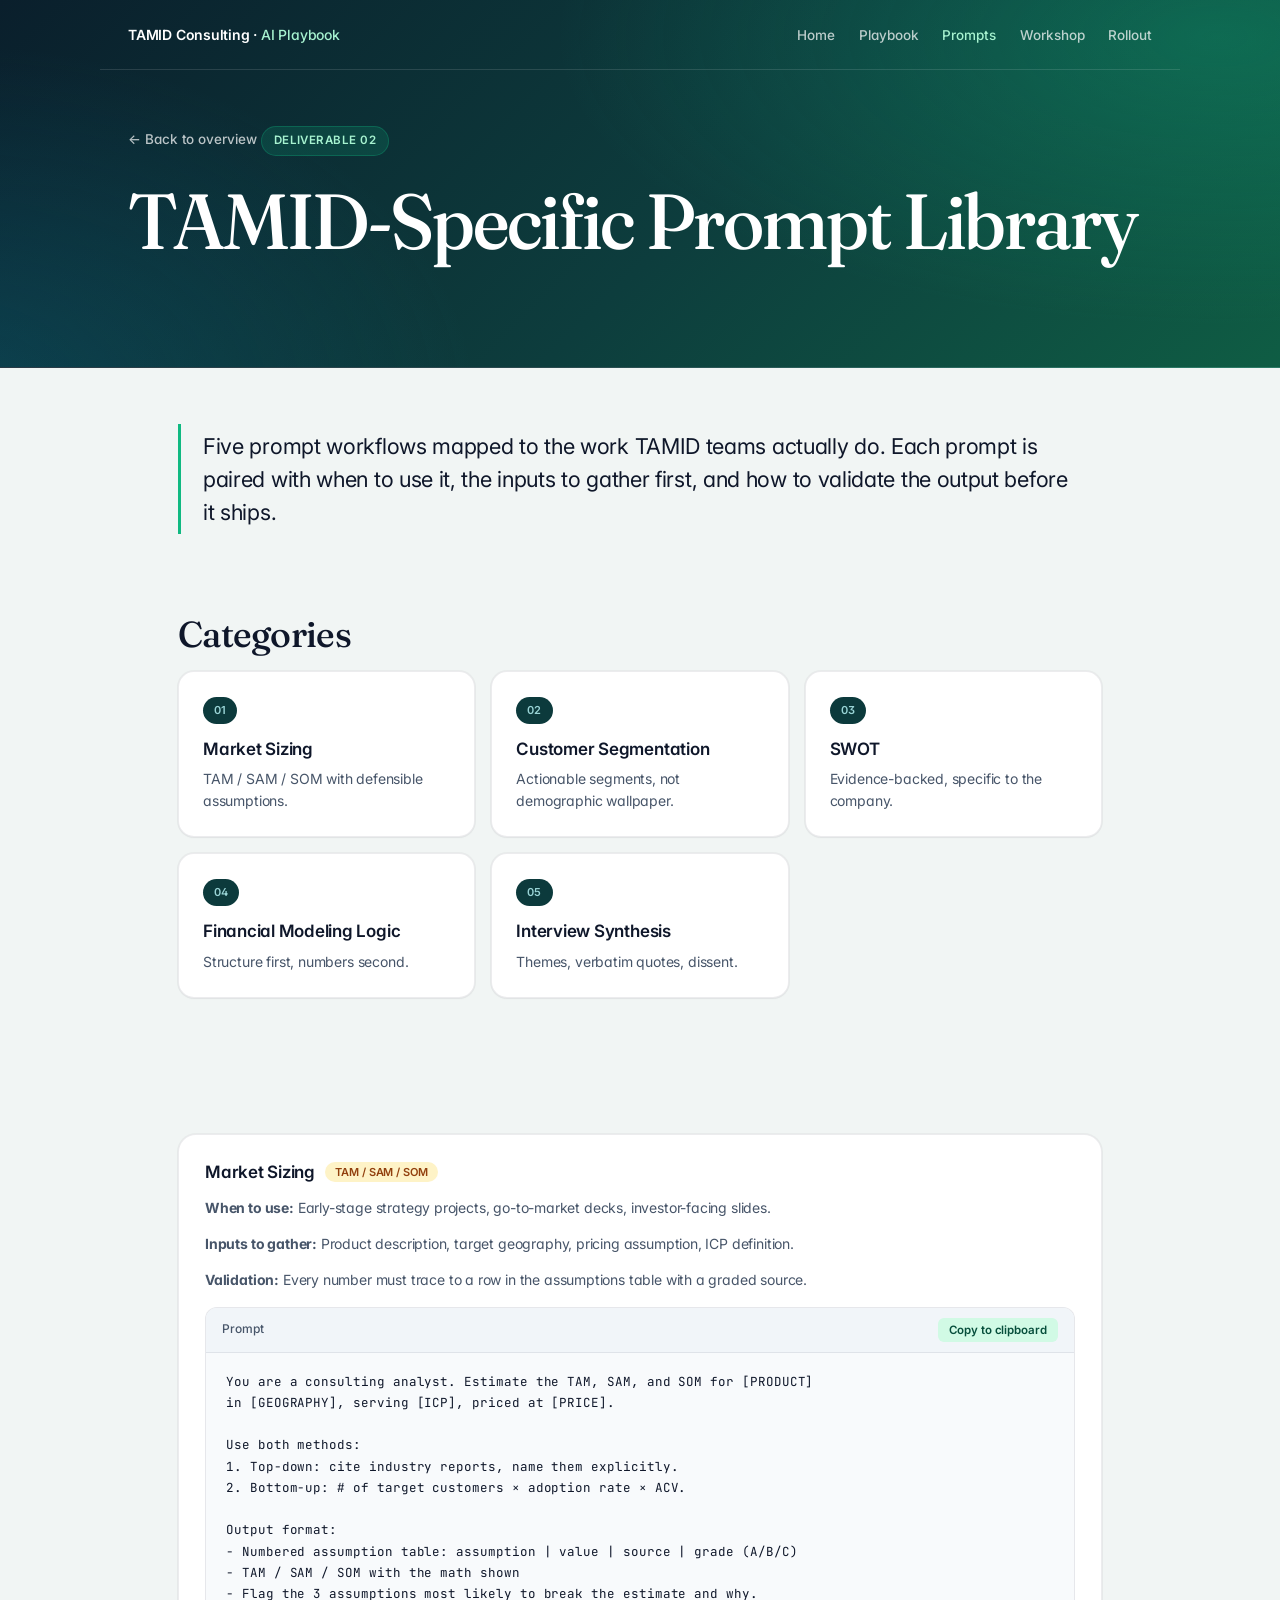
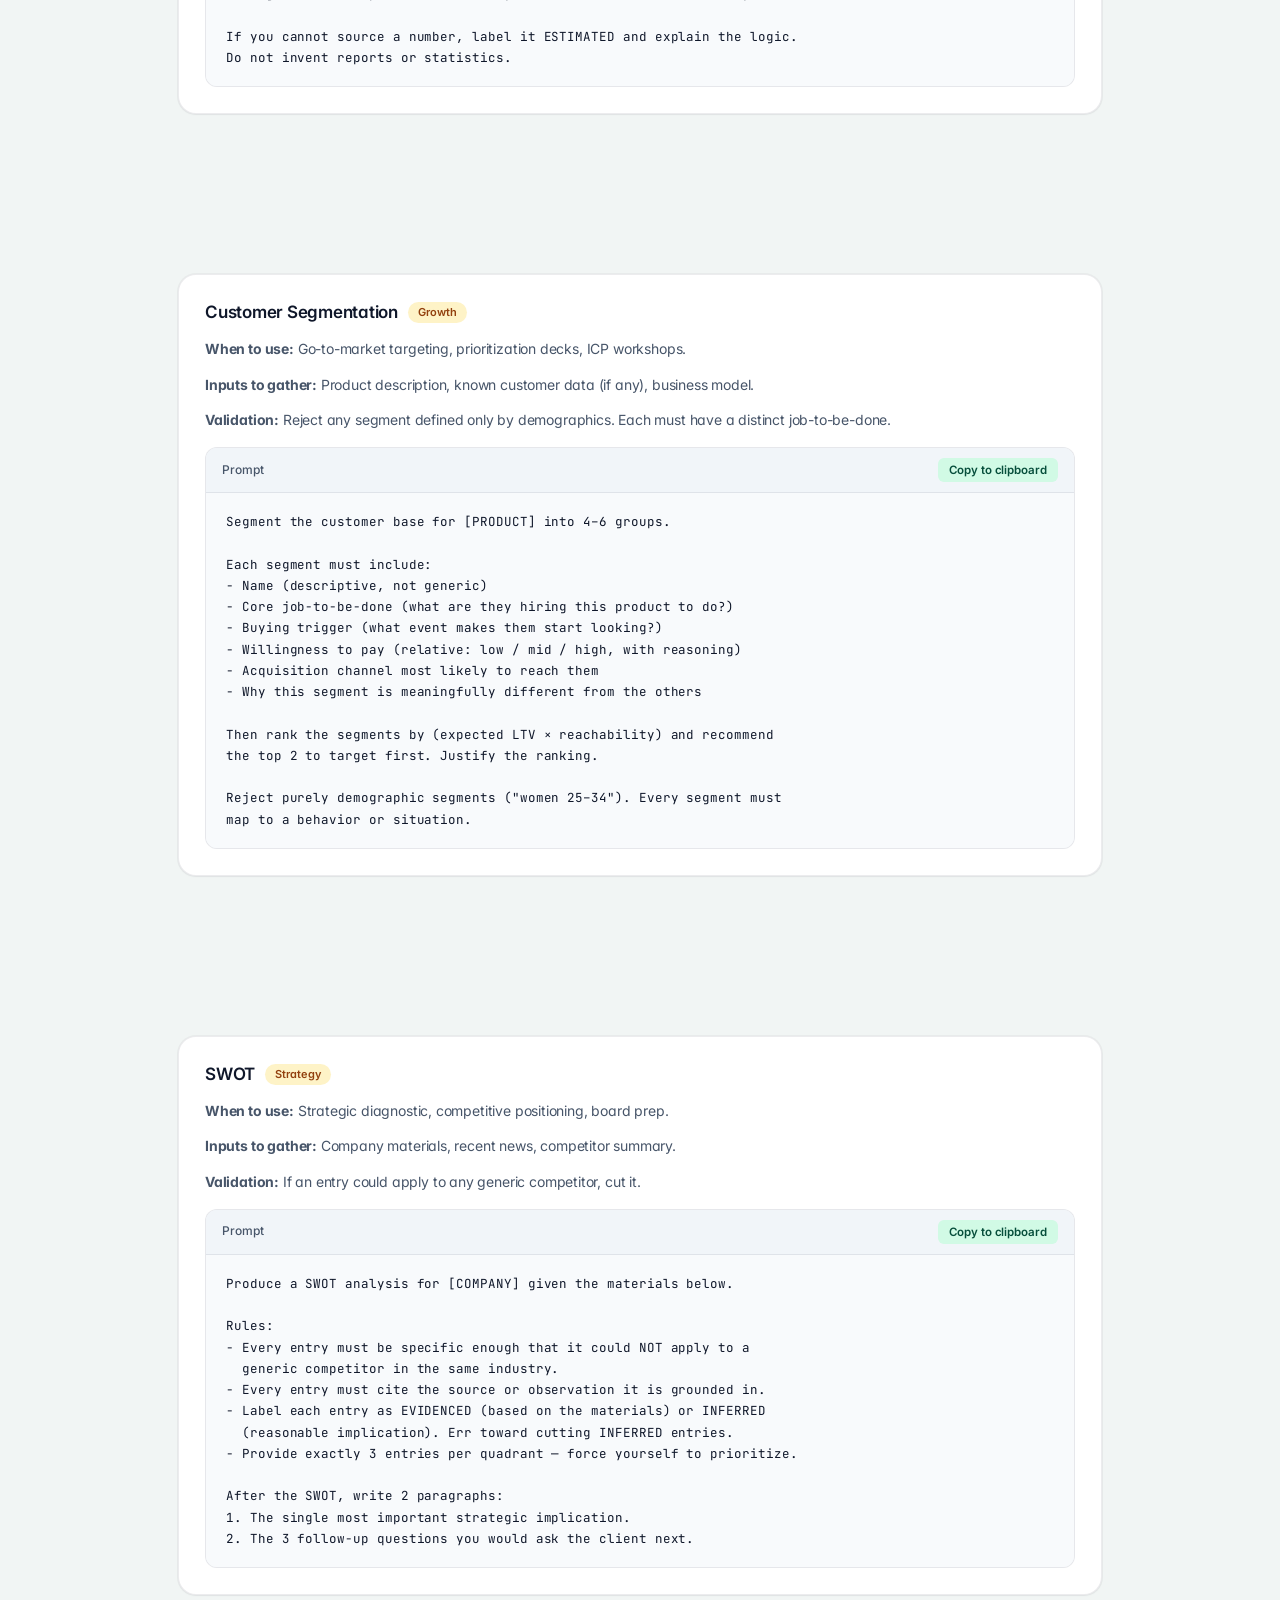
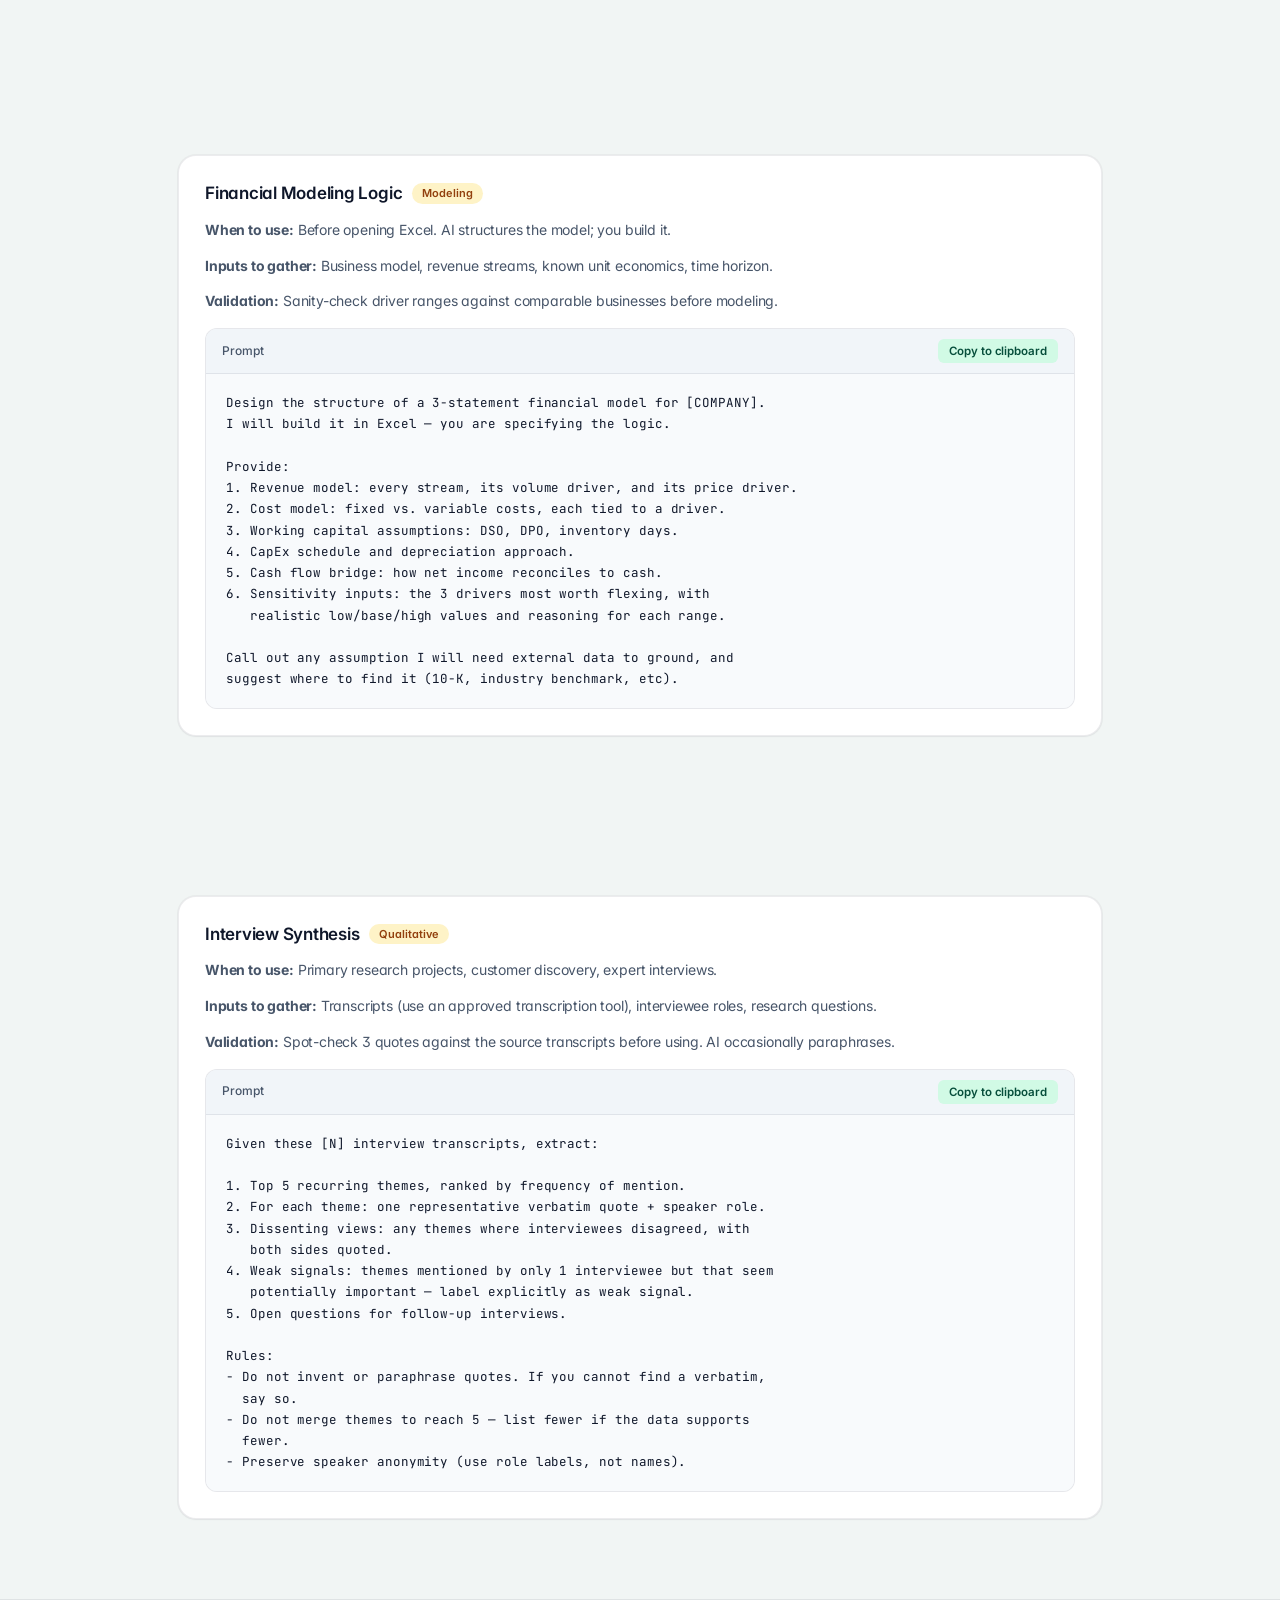
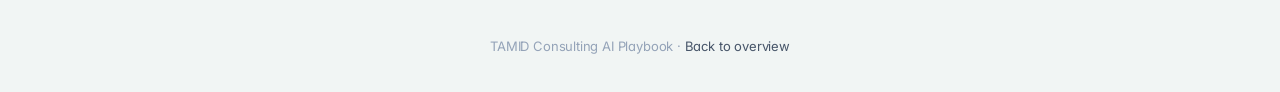
<file: prompts.html>
<!doctype html>
<html lang="en">
<head>
<meta charset="utf-8" />
<meta name="viewport" content="width=device-width, initial-scale=1" />
<title>Prompt Library — TAMID Consulting AI Playbook</title>
<link rel="preconnect" href="https://fonts.googleapis.com">
<link rel="preconnect" href="https://fonts.gstatic.com" crossorigin>
<link href="https://fonts.googleapis.com/css2?family=Inter:wght@400;500;600;700&family=Fraunces:opsz,wght@9..144,400;9..144,500;9..144,600&family=JetBrains+Mono:wght@400;500&display=swap" rel="stylesheet">
<link rel="stylesheet" href="styles.css" />
</head>
<body>

<header class="hero-header">
  <div class="hero-nav">
    <a href="index.html" class="brand">TAMID Consulting · <span>AI Playbook</span></a>
    <ul class="nav-links">
      <li><a href="index.html">Home</a></li>
      <li><a href="playbook.html">Playbook</a></li>
      <li><a href="prompts.html" class="active">Prompts</a></li>
      <li><a href="workshop.html">Workshop</a></li>
      <li><a href="rollout.html">Rollout</a></li>
    </ul>
  </div>
  <div class="hero-content">
    <a class="back-link" href="index.html">← Back to overview</a>
    <span class="eyebrow">Deliverable 02</span>
    <h1>TAMID-Specific Prompt Library</h1>
  </div>
</header>

<div class="lede-quote">
  <p>
    Five prompt workflows mapped to the work TAMID teams actually do. Each prompt is paired with
    when to use it, the inputs to gather first, and how to validate the output before it ships.
  </p>
</div>

<section class="tight">
  <h2>Categories</h2>
  <div class="grid">
    <a class="card linkcard" href="#sizing"><span class="tag">01</span><h3>Market Sizing</h3><p>TAM / SAM / SOM with defensible assumptions.</p></a>
    <a class="card linkcard" href="#segment"><span class="tag">02</span><h3>Customer Segmentation</h3><p>Actionable segments, not demographic wallpaper.</p></a>
    <a class="card linkcard" href="#swot"><span class="tag">03</span><h3>SWOT</h3><p>Evidence-backed, specific to the company.</p></a>
    <a class="card linkcard" href="#finance"><span class="tag">04</span><h3>Financial Modeling Logic</h3><p>Structure first, numbers second.</p></a>
    <a class="card linkcard" href="#interview"><span class="tag">05</span><h3>Interview Synthesis</h3><p>Themes, verbatim quotes, dissent.</p></a>
  </div>
</section>

<section id="sizing" class="slide-anchor">
  <div class="prompt">
    <h3>Market Sizing <span class="pill">TAM / SAM / SOM</span></h3>
    <p><strong>When to use:</strong> Early-stage strategy projects, go-to-market decks, investor-facing slides.</p>
    <p><strong>Inputs to gather:</strong> Product description, target geography, pricing assumption, ICP definition.</p>
    <p><strong>Validation:</strong> Every number must trace to a row in the assumptions table with a graded source.</p>
    <div class="code-block">
      <div class="code-block-head">
        <span>Prompt</span>
        <button type="button" class="copy-btn" aria-label="Copy to clipboard">Copy to clipboard</button>
      </div>
<pre>You are a consulting analyst. Estimate the TAM, SAM, and SOM for [PRODUCT]
in [GEOGRAPHY], serving [ICP], priced at [PRICE].

Use both methods:
1. Top-down: cite industry reports, name them explicitly.
2. Bottom-up: # of target customers × adoption rate × ACV.

Output format:
- Numbered assumption table: assumption | value | source | grade (A/B/C)
- TAM / SAM / SOM with the math shown
- Flag the 3 assumptions most likely to break the estimate and why.

If you cannot source a number, label it ESTIMATED and explain the logic.
Do not invent reports or statistics.</pre>
    </div>
  </div>
</section>

<section id="segment" class="slide-anchor">
  <div class="prompt">
    <h3>Customer Segmentation <span class="pill">Growth</span></h3>
    <p><strong>When to use:</strong> Go-to-market targeting, prioritization decks, ICP workshops.</p>
    <p><strong>Inputs to gather:</strong> Product description, known customer data (if any), business model.</p>
    <p><strong>Validation:</strong> Reject any segment defined only by demographics. Each must have a distinct job-to-be-done.</p>
    <div class="code-block">
      <div class="code-block-head">
        <span>Prompt</span>
        <button type="button" class="copy-btn" aria-label="Copy to clipboard">Copy to clipboard</button>
      </div>
<pre>Segment the customer base for [PRODUCT] into 4–6 groups.

Each segment must include:
- Name (descriptive, not generic)
- Core job-to-be-done (what are they hiring this product to do?)
- Buying trigger (what event makes them start looking?)
- Willingness to pay (relative: low / mid / high, with reasoning)
- Acquisition channel most likely to reach them
- Why this segment is meaningfully different from the others

Then rank the segments by (expected LTV × reachability) and recommend
the top 2 to target first. Justify the ranking.

Reject purely demographic segments ("women 25–34"). Every segment must
map to a behavior or situation.</pre>
    </div>
  </div>
</section>

<section id="swot" class="slide-anchor">
  <div class="prompt">
    <h3>SWOT <span class="pill">Strategy</span></h3>
    <p><strong>When to use:</strong> Strategic diagnostic, competitive positioning, board prep.</p>
    <p><strong>Inputs to gather:</strong> Company materials, recent news, competitor summary.</p>
    <p><strong>Validation:</strong> If an entry could apply to any generic competitor, cut it.</p>
    <div class="code-block">
      <div class="code-block-head">
        <span>Prompt</span>
        <button type="button" class="copy-btn" aria-label="Copy to clipboard">Copy to clipboard</button>
      </div>
<pre>Produce a SWOT analysis for [COMPANY] given the materials below.

Rules:
- Every entry must be specific enough that it could NOT apply to a
  generic competitor in the same industry.
- Every entry must cite the source or observation it is grounded in.
- Label each entry as EVIDENCED (based on the materials) or INFERRED
  (reasonable implication). Err toward cutting INFERRED entries.
- Provide exactly 3 entries per quadrant — force yourself to prioritize.

After the SWOT, write 2 paragraphs:
1. The single most important strategic implication.
2. The 3 follow-up questions you would ask the client next.</pre>
    </div>
  </div>
</section>

<section id="finance" class="slide-anchor">
  <div class="prompt">
    <h3>Financial Modeling Logic <span class="pill">Modeling</span></h3>
    <p><strong>When to use:</strong> Before opening Excel. AI structures the model; you build it.</p>
    <p><strong>Inputs to gather:</strong> Business model, revenue streams, known unit economics, time horizon.</p>
    <p><strong>Validation:</strong> Sanity-check driver ranges against comparable businesses before modeling.</p>
    <div class="code-block">
      <div class="code-block-head">
        <span>Prompt</span>
        <button type="button" class="copy-btn" aria-label="Copy to clipboard">Copy to clipboard</button>
      </div>
<pre>Design the structure of a 3-statement financial model for [COMPANY].
I will build it in Excel — you are specifying the logic.

Provide:
1. Revenue model: every stream, its volume driver, and its price driver.
2. Cost model: fixed vs. variable costs, each tied to a driver.
3. Working capital assumptions: DSO, DPO, inventory days.
4. CapEx schedule and depreciation approach.
5. Cash flow bridge: how net income reconciles to cash.
6. Sensitivity inputs: the 3 drivers most worth flexing, with
   realistic low/base/high values and reasoning for each range.

Call out any assumption I will need external data to ground, and
suggest where to find it (10-K, industry benchmark, etc).</pre>
    </div>
  </div>
</section>

<section id="interview" class="slide-anchor">
  <div class="prompt">
    <h3>Interview Synthesis <span class="pill">Qualitative</span></h3>
    <p><strong>When to use:</strong> Primary research projects, customer discovery, expert interviews.</p>
    <p><strong>Inputs to gather:</strong> Transcripts (use an approved transcription tool), interviewee roles, research questions.</p>
    <p><strong>Validation:</strong> Spot-check 3 quotes against the source transcripts before using. AI occasionally paraphrases.</p>
    <div class="code-block">
      <div class="code-block-head">
        <span>Prompt</span>
        <button type="button" class="copy-btn" aria-label="Copy to clipboard">Copy to clipboard</button>
      </div>
<pre>Given these [N] interview transcripts, extract:

1. Top 5 recurring themes, ranked by frequency of mention.
2. For each theme: one representative verbatim quote + speaker role.
3. Dissenting views: any themes where interviewees disagreed, with
   both sides quoted.
4. Weak signals: themes mentioned by only 1 interviewee but that seem
   potentially important — label explicitly as weak signal.
5. Open questions for follow-up interviews.

Rules:
- Do not invent or paraphrase quotes. If you cannot find a verbatim,
  say so.
- Do not merge themes to reach 5 — list fewer if the data supports
  fewer.
- Preserve speaker anonymity (use role labels, not names).</pre>
    </div>
  </div>
</section>

<footer>
  TAMID Consulting AI Playbook · <a href="index.html">Back to overview</a>
</footer>

<script>
  document.querySelectorAll('.copy-btn').forEach(function (btn) {
    btn.addEventListener('click', function () {
      var block = btn.closest('.code-block');
      if (!block) return;
      var pre = block.querySelector('pre');
      if (!pre) return;
      navigator.clipboard.writeText(pre.textContent).then(function () {
        var original = btn.textContent;
        btn.textContent = 'Copied';
        btn.classList.add('copied');
        setTimeout(function () {
          btn.textContent = original;
          btn.classList.remove('copied');
        }, 1500);
      });
    });
  });
</script>

</body>
</html>
</file>
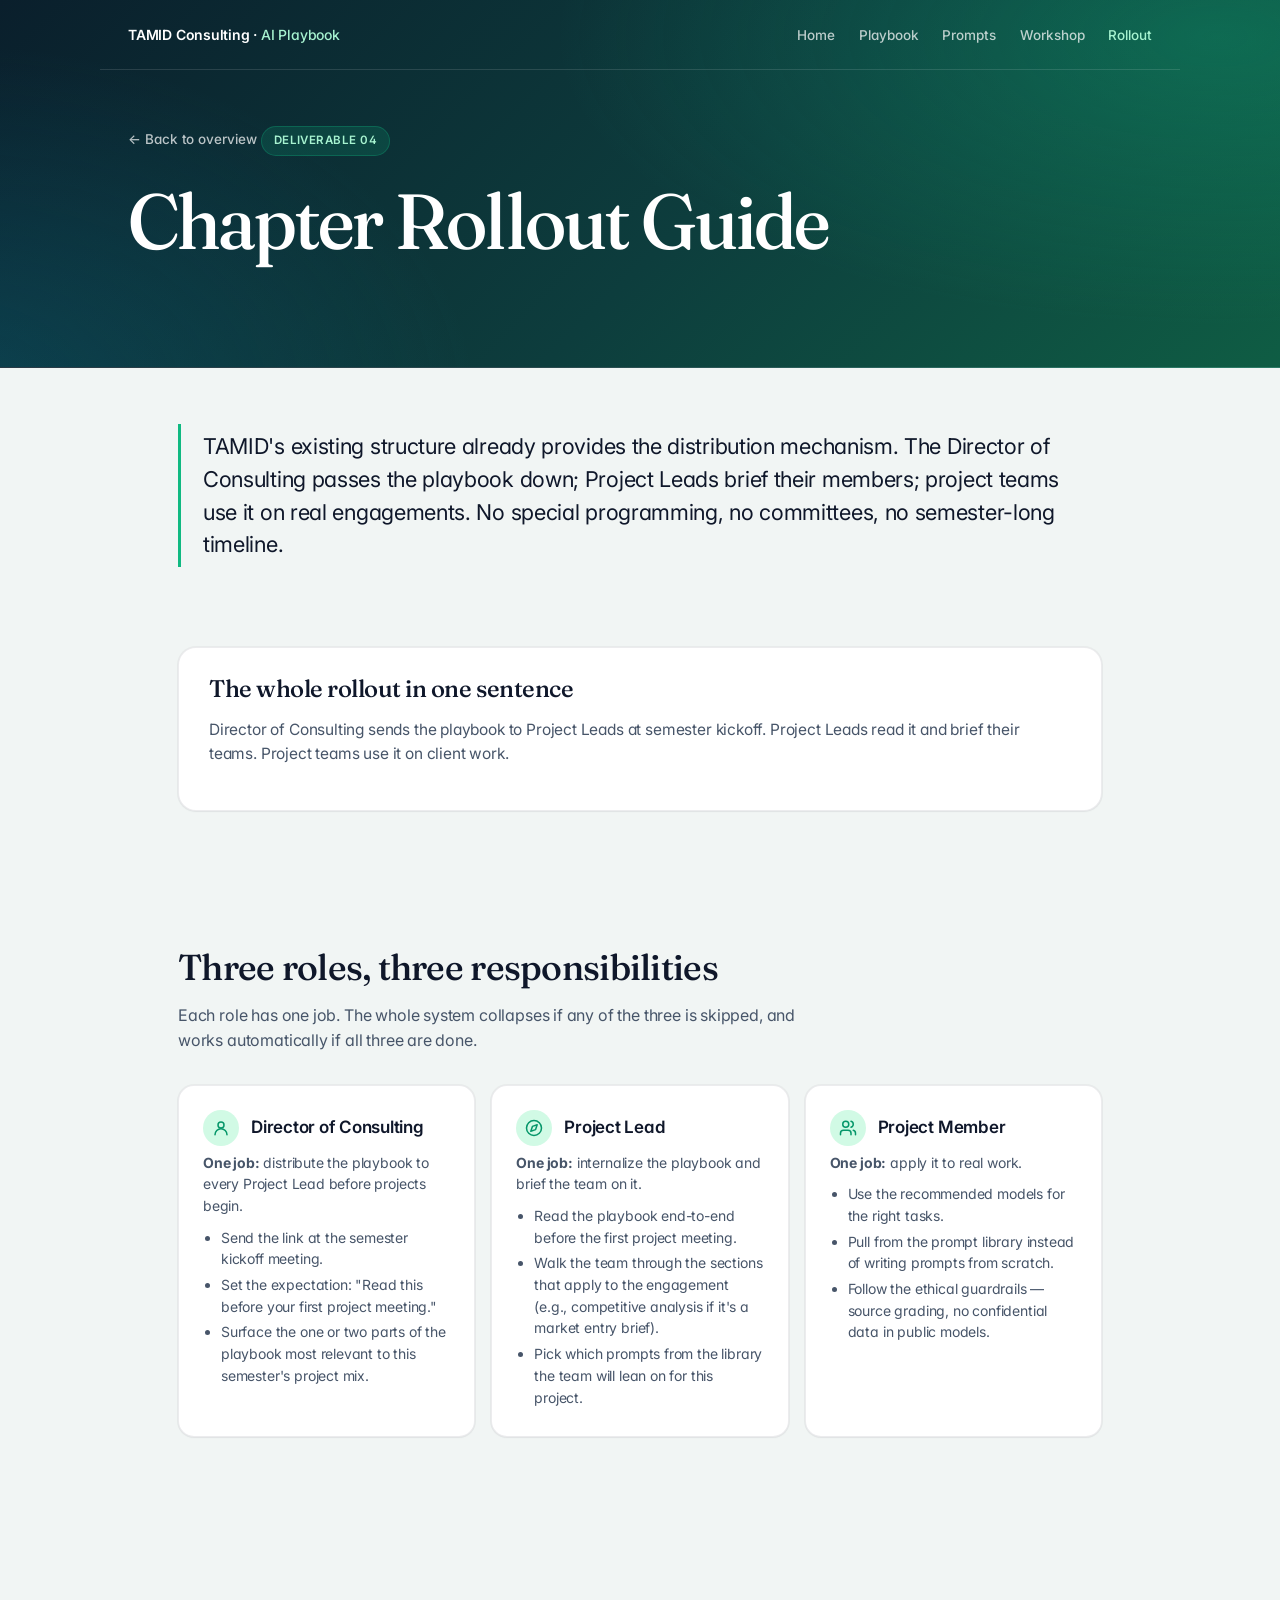
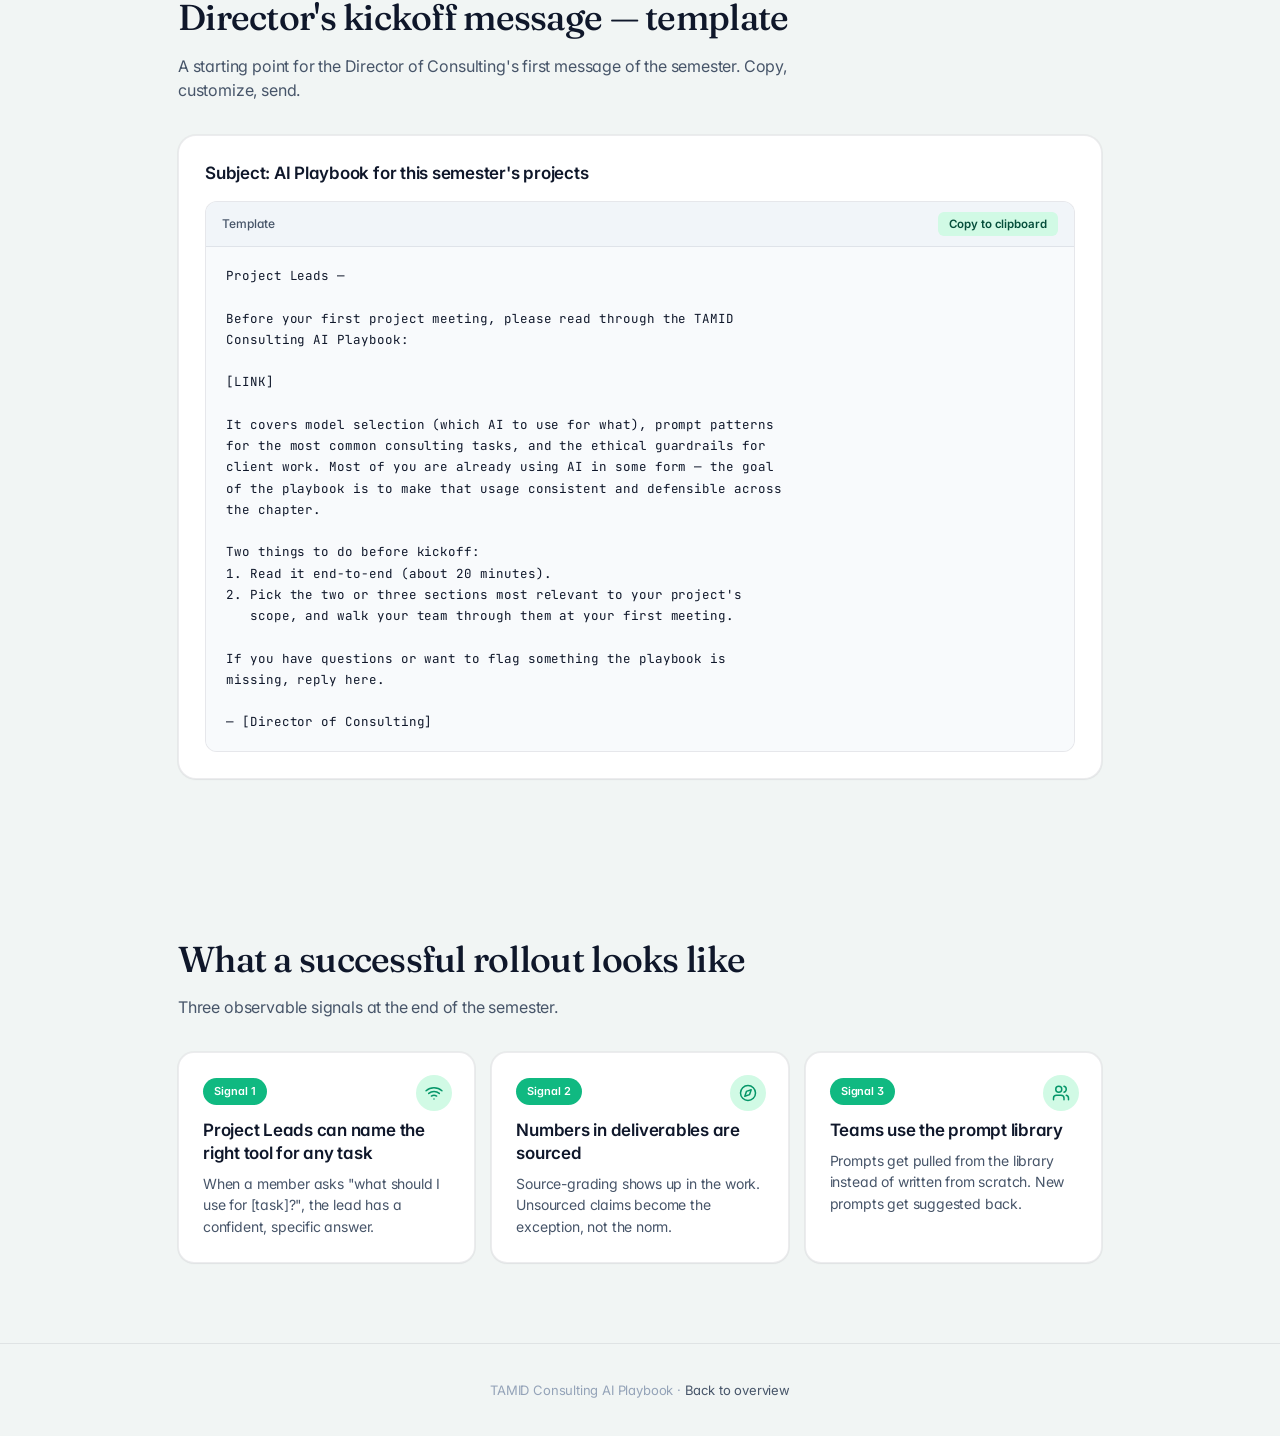
<file: rollout.html>
<!doctype html>
<html lang="en">
<head>
<meta charset="utf-8" />
<meta name="viewport" content="width=device-width, initial-scale=1" />
<title>Rollout Guide — TAMID Consulting AI Playbook</title>
<meta name="description" content="A one-semester adoption plan a chapter lead can run solo." />
<link rel="preconnect" href="https://fonts.googleapis.com">
<link rel="preconnect" href="https://fonts.gstatic.com" crossorigin>
<link href="https://fonts.googleapis.com/css2?family=Inter:wght@400;500;600;700&family=Fraunces:opsz,wght@9..144,400;9..144,500;9..144,600&family=JetBrains+Mono:wght@400;500&display=swap" rel="stylesheet">
<link rel="stylesheet" href="styles.css" />
</head>
<body>

<header class="hero-header">
  <div class="hero-nav">
    <a href="index.html" class="brand">TAMID Consulting · <span>AI Playbook</span></a>
    <ul class="nav-links">
      <li><a href="index.html">Home</a></li>
      <li><a href="playbook.html">Playbook</a></li>
      <li><a href="prompts.html">Prompts</a></li>
      <li><a href="workshop.html">Workshop</a></li>
      <li><a href="rollout.html" class="active">Rollout</a></li>
    </ul>
  </div>
  <div class="hero-content">
    <a class="back-link" href="index.html">← Back to overview</a>
    <span class="eyebrow">Deliverable 04</span>
    <h1>Chapter Rollout Guide</h1>
  </div>
</header>

<div class="lede-quote">
  <p>
    TAMID's existing structure already provides the distribution mechanism. The Director of
    Consulting passes the playbook down; Project Leads brief their members; project teams use
    it on real engagements. No special programming, no committees, no semester-long timeline.
  </p>
</div>

<section class="tight">
  <div class="callout">
    <h2>The whole rollout in one sentence</h2>
    <p>
      Director of Consulting sends the playbook to Project Leads at semester kickoff. Project
      Leads read it and brief their teams. Project teams use it on client work.
    </p>
  </div>
</section>

<section>
  <h2>Three roles, three responsibilities</h2>
  <p class="section-sub">Each role has one job. The whole system collapses if any of the three is skipped, and works automatically if all three are done.</p>

  <div class="grid">
    <div class="card">
      <div class="card-head">
        <span class="icon-circle" aria-hidden="true">
          <svg viewBox="0 0 24 24" fill="none" stroke="currentColor" stroke-linecap="round" stroke-linejoin="round"><circle cx="12" cy="8" r="4"/><path d="M4 21c0-4.4 3.6-8 8-8s8 3.6 8 8"/></svg>
        </span>
        <h3>Director of Consulting</h3>
      </div>
      <p><strong>One job:</strong> distribute the playbook to every Project Lead before projects begin.</p>
      <ul>
        <li>Send the link at the semester kickoff meeting.</li>
        <li>Set the expectation: "Read this before your first project meeting."</li>
        <li>Surface the one or two parts of the playbook most relevant to this semester's project mix.</li>
      </ul>
    </div>

    <div class="card">
      <div class="card-head">
        <span class="icon-circle" aria-hidden="true">
          <svg viewBox="0 0 24 24" fill="none" stroke="currentColor" stroke-linecap="round" stroke-linejoin="round"><circle cx="12" cy="12" r="10"/><polygon points="16.24 7.76 14.12 14.12 7.76 16.24 9.88 9.88"/></svg>
        </span>
        <h3>Project Lead</h3>
      </div>
      <p><strong>One job:</strong> internalize the playbook and brief the team on it.</p>
      <ul>
        <li>Read the playbook end-to-end before the first project meeting.</li>
        <li>Walk the team through the sections that apply to the engagement (e.g., competitive analysis if it's a market entry brief).</li>
        <li>Pick which prompts from the library the team will lean on for this project.</li>
      </ul>
    </div>

    <div class="card">
      <div class="card-head">
        <span class="icon-circle" aria-hidden="true">
          <svg viewBox="0 0 24 24" fill="none" stroke="currentColor" stroke-linecap="round" stroke-linejoin="round"><path d="M16 21v-2a4 4 0 0 0-4-4H6a4 4 0 0 0-4 4v2"/><circle cx="9" cy="7" r="4"/><path d="M22 21v-2a4 4 0 0 0-3-3.87"/><path d="M16 3.13a4 4 0 0 1 0 7.75"/></svg>
        </span>
        <h3>Project Member</h3>
      </div>
      <p><strong>One job:</strong> apply it to real work.</p>
      <ul>
        <li>Use the recommended models for the right tasks.</li>
        <li>Pull from the prompt library instead of writing prompts from scratch.</li>
        <li>Follow the ethical guardrails — source grading, no confidential data in public models.</li>
      </ul>
    </div>
  </div>
</section>

<section>
  <h2>Director's kickoff message — template</h2>
  <p class="section-sub">A starting point for the Director of Consulting's first message of the semester. Copy, customize, send.</p>
  <div class="prompt">
    <h3>Subject: AI Playbook for this semester's projects</h3>
    <div class="code-block">
      <div class="code-block-head">
        <span>Template</span>
        <button type="button" class="copy-btn" aria-label="Copy to clipboard">Copy to clipboard</button>
      </div>
<pre>Project Leads —

Before your first project meeting, please read through the TAMID
Consulting AI Playbook:

[LINK]

It covers model selection (which AI to use for what), prompt patterns
for the most common consulting tasks, and the ethical guardrails for
client work. Most of you are already using AI in some form — the goal
of the playbook is to make that usage consistent and defensible across
the chapter.

Two things to do before kickoff:
1. Read it end-to-end (about 20 minutes).
2. Pick the two or three sections most relevant to your project's
   scope, and walk your team through them at your first meeting.

If you have questions or want to flag something the playbook is
missing, reply here.

— [Director of Consulting]</pre>
    </div>
  </div>
</section>

<section>
  <h2>What a successful rollout looks like</h2>
  <p class="section-sub">Three observable signals at the end of the semester.</p>
  <div class="grid">
    <div class="card card-icon-tr">
      <span class="icon-circle" aria-hidden="true">
        <svg viewBox="0 0 24 24" fill="none" stroke="currentColor" stroke-linecap="round" stroke-linejoin="round"><path d="M5 12.55a11 11 0 0 1 14.08 0"/><path d="M1.42 9a16 16 0 0 1 21.16 0"/><path d="M8.53 16.11a6 6 0 0 1 6.95 0"/><line x1="12" y1="20" x2="12.01" y2="20"/></svg>
      </span>
      <span class="tag tag-solid">Signal 1</span>
      <h3>Project Leads can name the right tool for any task</h3>
      <p>When a member asks "what should I use for [task]?", the lead has a confident, specific answer.</p>
    </div>
    <div class="card card-icon-tr">
      <span class="icon-circle" aria-hidden="true">
        <svg viewBox="0 0 24 24" fill="none" stroke="currentColor" stroke-linecap="round" stroke-linejoin="round"><circle cx="12" cy="12" r="10"/><polygon points="16.24 7.76 14.12 14.12 7.76 16.24 9.88 9.88"/></svg>
      </span>
      <span class="tag tag-solid">Signal 2</span>
      <h3>Numbers in deliverables are sourced</h3>
      <p>Source-grading shows up in the work. Unsourced claims become the exception, not the norm.</p>
    </div>
    <div class="card card-icon-tr">
      <span class="icon-circle" aria-hidden="true">
        <svg viewBox="0 0 24 24" fill="none" stroke="currentColor" stroke-linecap="round" stroke-linejoin="round"><path d="M16 21v-2a4 4 0 0 0-4-4H6a4 4 0 0 0-4 4v2"/><circle cx="9" cy="7" r="4"/><path d="M22 21v-2a4 4 0 0 0-3-3.87"/><path d="M16 3.13a4 4 0 0 1 0 7.75"/></svg>
      </span>
      <span class="tag tag-solid">Signal 3</span>
      <h3>Teams use the prompt library</h3>
      <p>Prompts get pulled from the library instead of written from scratch. New prompts get suggested back.</p>
    </div>
  </div>
</section>

<footer>
  TAMID Consulting AI Playbook · <a href="index.html">Back to overview</a>
</footer>

<script>
  document.querySelectorAll('.copy-btn').forEach(function (btn) {
    btn.addEventListener('click', function () {
      var block = btn.closest('.code-block');
      if (!block) return;
      var pre = block.querySelector('pre');
      if (!pre) return;
      navigator.clipboard.writeText(pre.textContent).then(function () {
        var original = btn.textContent;
        btn.textContent = 'Copied';
        btn.classList.add('copied');
        setTimeout(function () {
          btn.textContent = original;
          btn.classList.remove('copied');
        }, 1500);
      });
    });
  });
</script>

</body>
</html>
</file>
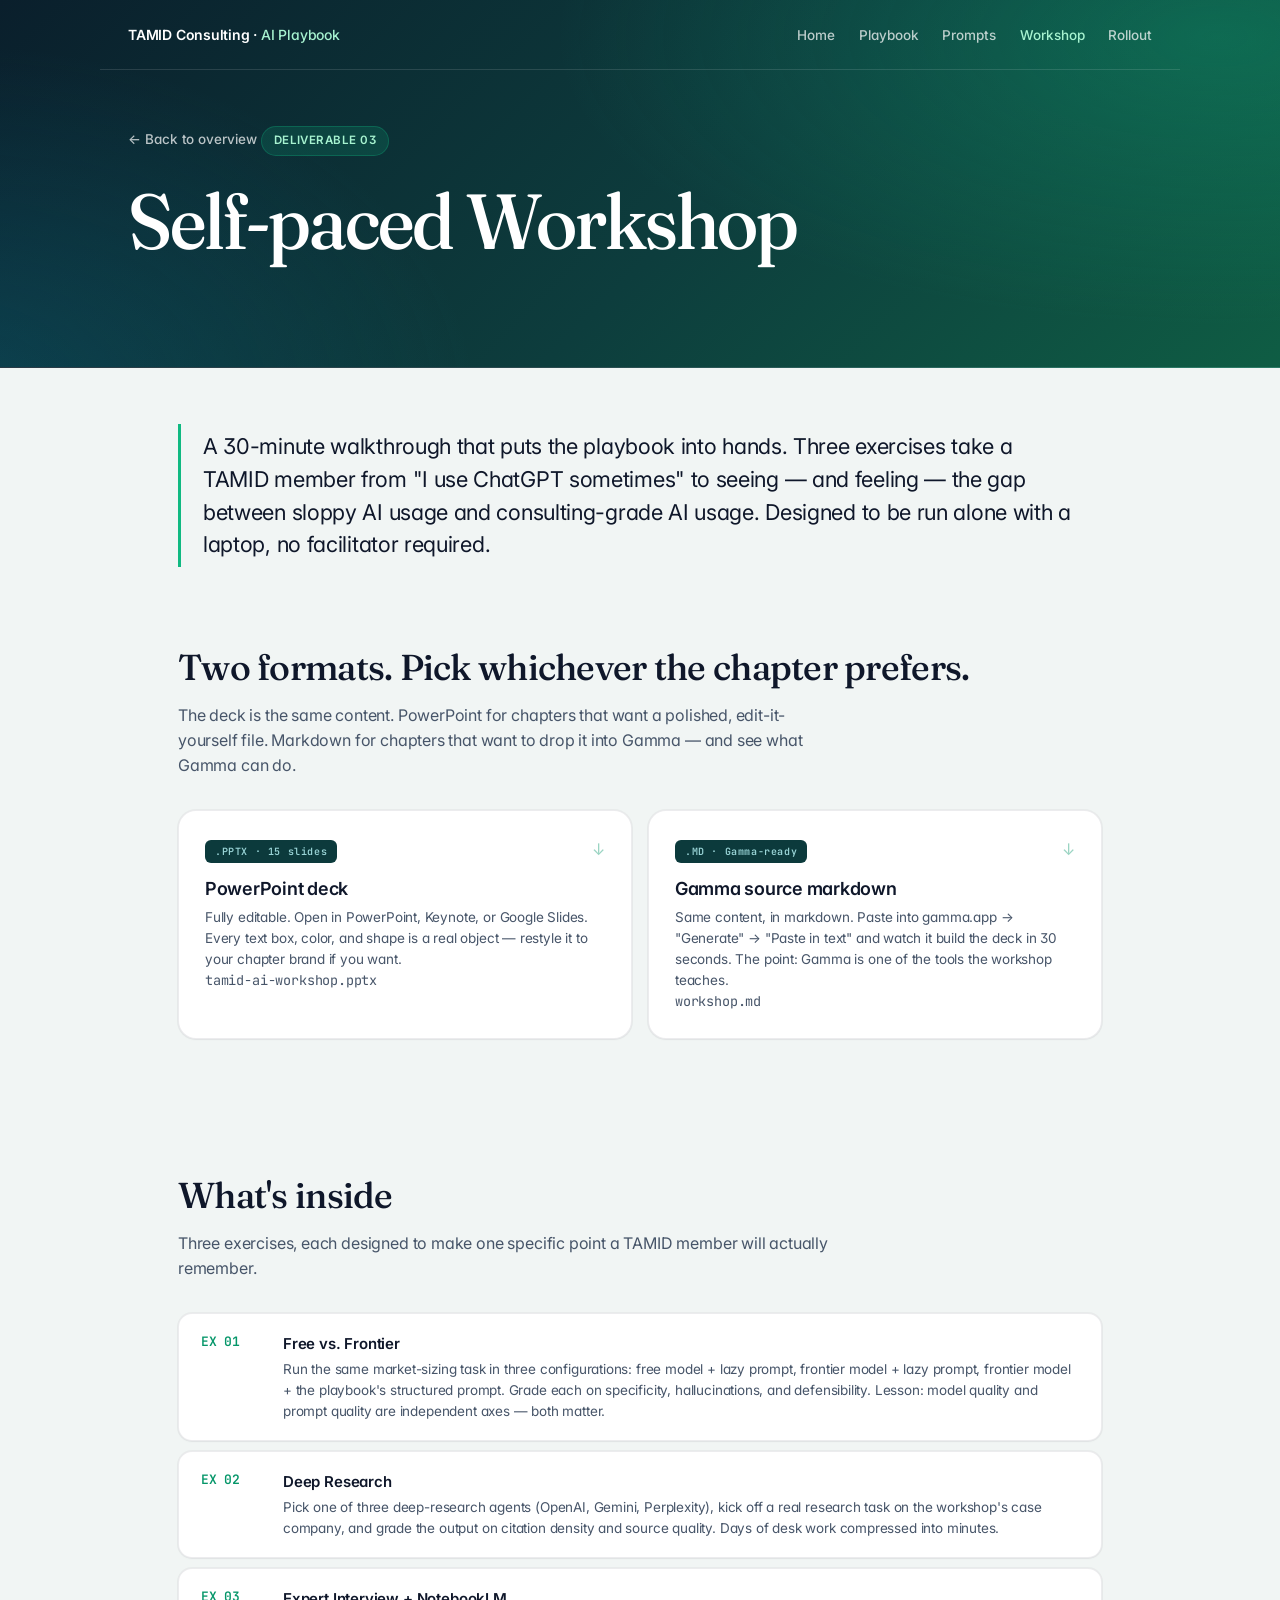
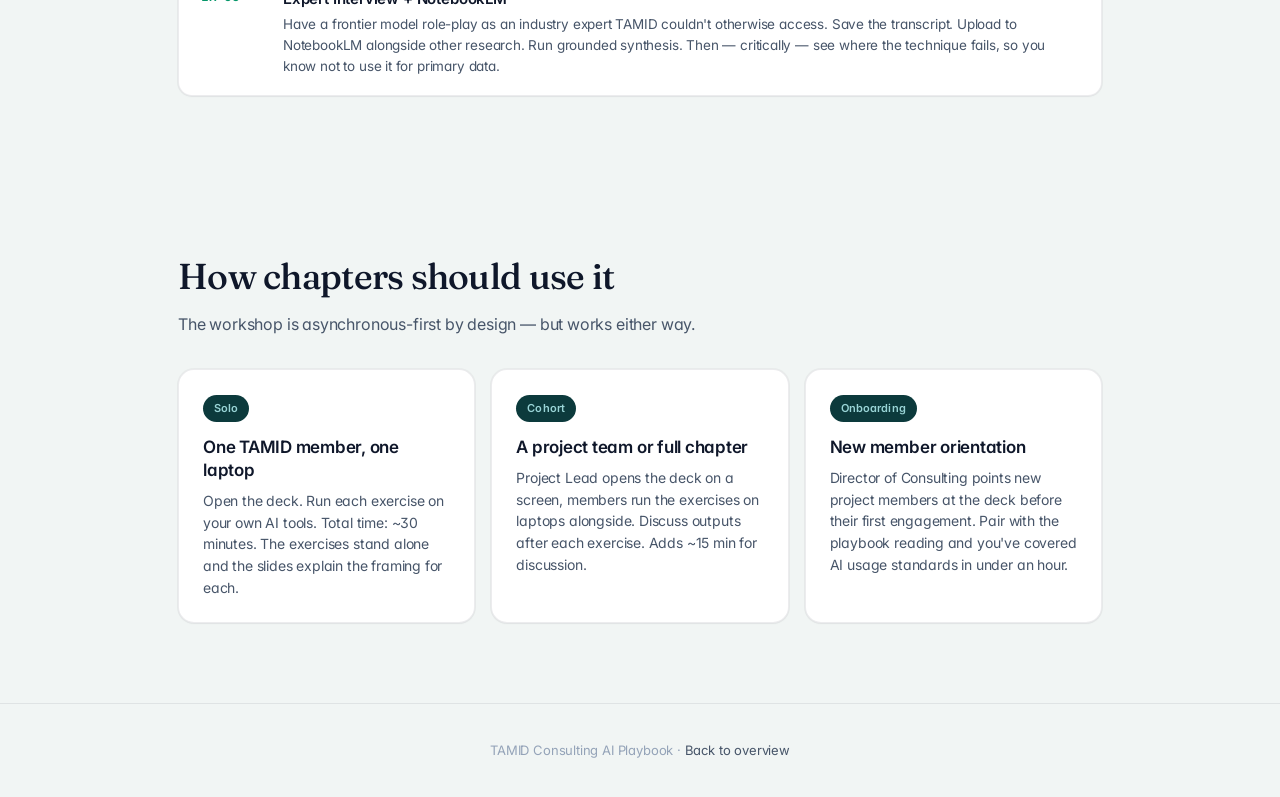
<file: workshop.html>
<!doctype html>
<html lang="en">
<head>
<meta charset="utf-8" />
<meta name="viewport" content="width=device-width, initial-scale=1" />
<title>Workshop — TAMID Consulting AI Playbook</title>
<link rel="preconnect" href="https://fonts.googleapis.com">
<link rel="preconnect" href="https://fonts.gstatic.com" crossorigin>
<link href="https://fonts.googleapis.com/css2?family=Inter:wght@400;500;600;700&family=Fraunces:opsz,wght@9..144,400;9..144,500;9..144,600&family=JetBrains+Mono:wght@400;500&display=swap" rel="stylesheet">
<link rel="stylesheet" href="styles.css" />
</head>
<body>

<header class="hero-header">
  <div class="hero-nav">
    <a href="index.html" class="brand">TAMID Consulting · <span>AI Playbook</span></a>
    <ul class="nav-links">
      <li><a href="index.html">Home</a></li>
      <li><a href="playbook.html">Playbook</a></li>
      <li><a href="prompts.html">Prompts</a></li>
      <li><a href="workshop.html" class="active">Workshop</a></li>
      <li><a href="rollout.html">Rollout</a></li>
    </ul>
  </div>
  <div class="hero-content">
    <a class="back-link" href="index.html">← Back to overview</a>
    <span class="eyebrow">Deliverable 03</span>
    <h1>Self-paced Workshop</h1>
  </div>
</header>

<div class="lede-quote">
  <p>
    A 30-minute walkthrough that puts the playbook into hands. Three exercises take a TAMID
    member from "I use ChatGPT sometimes" to seeing — and feeling — the gap between sloppy
    AI usage and consulting-grade AI usage. Designed to be run alone with a laptop, no
    facilitator required.
  </p>
</div>

<section class="tight">
  <h2>Two formats. Pick whichever the chapter prefers.</h2>
  <p class="section-sub">The deck is the same content. PowerPoint for chapters that want a polished, edit-it-yourself file. Markdown for chapters that want to drop it into Gamma — and see what Gamma can do.</p>

  <div class="download-row">
    <a class="dl-card" href="tamid-ai-workshop.pptx" download>
      <span class="arrow">↓</span>
      <span class="ftype">.PPTX · 15 slides</span>
      <h3>PowerPoint deck</h3>
      <p>Fully editable. Open in PowerPoint, Keynote, or Google Slides. Every text box, color, and shape is a real object — restyle it to your chapter brand if you want.</p>
      <p class="meta-line">tamid-ai-workshop.pptx</p>
    </a>

    <a class="dl-card" href="workshop.md" download>
      <span class="arrow">↓</span>
      <span class="ftype">.MD · Gamma-ready</span>
      <h3>Gamma source markdown</h3>
      <p>Same content, in markdown. Paste into gamma.app → "Generate" → "Paste in text" and watch it build the deck in 30 seconds. The point: Gamma is one of the tools the workshop teaches.</p>
      <p class="meta-line">workshop.md</p>
    </a>
  </div>
</section>

<section>
  <h2>What's inside</h2>
  <p class="section-sub">Three exercises, each designed to make one specific point a TAMID member will actually remember.</p>

  <div class="agenda">
    <div class="agenda-row">
      <div class="num">EX 01</div>
      <div>
        <h4>Free vs. Frontier</h4>
        <p>Run the same market-sizing task in three configurations: free model + lazy prompt, frontier model + lazy prompt, frontier model + the playbook's structured prompt. Grade each on specificity, hallucinations, and defensibility. Lesson: model quality and prompt quality are independent axes — both matter.</p>
      </div>
    </div>
    <div class="agenda-row">
      <div class="num">EX 02</div>
      <div>
        <h4>Deep Research</h4>
        <p>Pick one of three deep-research agents (OpenAI, Gemini, Perplexity), kick off a real research task on the workshop's case company, and grade the output on citation density and source quality. Days of desk work compressed into minutes.</p>
      </div>
    </div>
    <div class="agenda-row">
      <div class="num">EX 03</div>
      <div>
        <h4>Expert Interview + NotebookLM</h4>
        <p>Have a frontier model role-play as an industry expert TAMID couldn't otherwise access. Save the transcript. Upload to NotebookLM alongside other research. Run grounded synthesis. Then — critically — see where the technique fails, so you know not to use it for primary data.</p>
      </div>
    </div>
  </div>
</section>

<section>
  <h2>How chapters should use it</h2>
  <p class="section-sub">The workshop is asynchronous-first by design — but works either way.</p>

  <div class="grid">
    <div class="card">
      <span class="tag">Solo</span>
      <h3>One TAMID member, one laptop</h3>
      <p>Open the deck. Run each exercise on your own AI tools. Total time: ~30 minutes. The exercises stand alone and the slides explain the framing for each.</p>
    </div>
    <div class="card">
      <span class="tag">Cohort</span>
      <h3>A project team or full chapter</h3>
      <p>Project Lead opens the deck on a screen, members run the exercises on laptops alongside. Discuss outputs after each exercise. Adds ~15 min for discussion.</p>
    </div>
    <div class="card">
      <span class="tag">Onboarding</span>
      <h3>New member orientation</h3>
      <p>Director of Consulting points new project members at the deck before their first engagement. Pair with the playbook reading and you've covered AI usage standards in under an hour.</p>
    </div>
  </div>
</section>

<footer>
  TAMID Consulting AI Playbook · <a href="index.html">Back to overview</a>
</footer>

</body>
</html>
</file>
<file: styles.css>
:root {
  /* Surface */
  --bg: #f1f5f4;
  --bg-soft: #ffffff;
  --card: #ffffff;

  /* Ink */
  --ink: #0f172a;
  --ink-dim: #475569;
  --ink-faint: #94a3b8;

  /* Hero (dark band) */
  --hero-from: #0a1f2c;
  --hero-via:  #0d3d3d;
  --hero-to:   #0f5d44;
  --hero-ink: #ffffff;
  --hero-ink-dim: rgba(255, 255, 255, 0.72);
  --hero-ink-faint: rgba(255, 255, 255, 0.5);
  --hero-border: rgba(255, 255, 255, 0.12);

  /* Accent (emerald) */
  --accent: #10b981;
  --accent-strong: #059669;
  --accent-soft: #d1fae5;
  --accent-soft-2: #a7f3d0;
  --accent-ink: #064e3b;

  /* Secondary (warm) */
  --accent-2: #d97706;
  --accent-2-soft: #fef3c7;
  --accent-2-ink: #92400e;

  /* Borders / shadow */
  --border: rgba(15, 23, 42, 0.08);
  --border-strong: rgba(15, 23, 42, 0.14);
  --shadow-sm: 0 1px 2px rgba(15, 23, 42, 0.04), 0 0 0 1px rgba(15, 23, 42, 0.04);
  --shadow-md: 0 6px 18px rgba(15, 23, 42, 0.08), 0 0 0 1px rgba(15, 23, 42, 0.04);
  --shadow-lg: 0 18px 48px rgba(15, 23, 42, 0.10), 0 0 0 1px rgba(15, 23, 42, 0.04);

  /* Type */
  --font-sans: "Inter", -apple-system, BlinkMacSystemFont, "Segoe UI", Roboto, sans-serif;
  --font-display: "Fraunces", "Source Serif 4", Georgia, serif;
  --font-mono: "JetBrains Mono", "SF Mono", Menlo, Consolas, monospace;
}

* { box-sizing: border-box; }
html, body { margin: 0; padding: 0; }
body {
  font-family: var(--font-sans);
  background: var(--bg);
  color: var(--ink);
  line-height: 1.55;
  letter-spacing: -0.011em;
  -webkit-font-smoothing: antialiased;
  font-feature-settings: "ss01", "cv11";
}

a { color: var(--accent-strong); text-decoration: none; transition: opacity 0.15s; }
a:hover { opacity: 0.78; }

/* ====================================================================
   HERO HEADER (full-bleed dark gradient band)
   ==================================================================== */
.hero-header {
  position: relative;
  background:
    radial-gradient(1100px 480px at 95% 10%, rgba(16, 185, 129, 0.28), transparent 60%),
    radial-gradient(900px 600px at -5% 110%, rgba(14, 116, 144, 0.32), transparent 60%),
    linear-gradient(135deg, var(--hero-from) 0%, var(--hero-via) 55%, var(--hero-to) 100%);
  color: var(--hero-ink);
  border-bottom: 1px solid var(--hero-border);
}

.hero-nav {
  max-width: 1080px; margin: 0 auto;
  padding: 22px 28px;
  display: flex; align-items: center; justify-content: space-between;
  gap: 24px;
  border-bottom: 1px solid var(--hero-border);
}

.brand {
  font-family: var(--font-sans);
  font-weight: 600; letter-spacing: -0.015em;
  font-size: 14px; color: var(--hero-ink);
}
.brand span {
  color: var(--accent-soft-2);
  font-weight: 500;
}

.nav-links {
  display: flex; gap: 24px; list-style: none; padding: 0; margin: 0;
}
.nav-links a {
  color: var(--hero-ink-dim);
  font-size: 13.5px; font-weight: 500;
  letter-spacing: -0.005em;
  transition: color 0.15s ease;
}
.nav-links a:hover {
  color: var(--hero-ink); opacity: 1;
}
.nav-links a.active {
  color: var(--accent-soft-2);
}

.hero-content {
  max-width: 1080px; margin: 0 auto;
  padding: 56px 28px 88px;
}
.hero-content.hero-content-lg {
  padding: 88px 28px 112px;
}

/* Back link inside hero */
.back-link {
  display: inline-flex; align-items: center; gap: 6px;
  color: var(--hero-ink-dim); font-size: 13.5px;
  margin-bottom: 32px; font-weight: 500;
  letter-spacing: -0.005em;
}
.back-link:hover { color: var(--hero-ink); opacity: 1; }

/* Eyebrow / deliverable badge */
.eyebrow {
  display: inline-block;
  font-family: var(--font-sans);
  font-size: 11.5px; font-weight: 600;
  letter-spacing: 0.04em;
  text-transform: uppercase;
  color: var(--accent-soft-2);
  background: rgba(16, 185, 129, 0.16);
  border: 1px solid rgba(16, 185, 129, 0.28);
  padding: 5px 12px;
  border-radius: 999px;
  margin-bottom: 18px;
}

/* H1 inside hero (serif display) */
.hero-content h1 {
  font-family: var(--font-display);
  font-weight: 500;
  font-size: clamp(40px, 6.4vw, 78px);
  line-height: 1.02;
  letter-spacing: -0.025em;
  margin: 0 0 18px;
  color: var(--hero-ink);
  font-feature-settings: "ss01" on, "ss02" on;
  font-variation-settings: "SOFT" 30, "WONK" 0;
}
.hero-content .lede {
  color: var(--hero-ink-dim);
  font-size: clamp(16px, 1.45vw, 19px);
  max-width: 680px;
  line-height: 1.55;
  letter-spacing: -0.011em;
  margin: 0;
}

/* ====================================================================
   SECTIONS
   ==================================================================== */
section {
  max-width: 980px; margin: 0 auto;
  padding: 80px 28px;
}
section.tight { padding: 56px 28px; }

/* Lede quote — green left border, used as intro paragraph below hero */
.lede-quote {
  max-width: 980px; margin: 0 auto;
  padding: 56px 28px 24px;
}
.lede-quote p {
  border-left: 3px solid var(--accent);
  padding: 6px 22px;
  margin: 0;
  font-size: clamp(18px, 1.7vw, 22px);
  line-height: 1.5;
  letter-spacing: -0.014em;
  color: var(--ink);
  font-weight: 400;
}

/* Section sub */
.section-sub {
  color: var(--ink-dim);
  margin-bottom: 32px;
  max-width: 660px;
  font-size: 16px;
  line-height: 1.55;
}

/* ====================================================================
   HEADINGS (in body, not hero)
   ==================================================================== */
h2 {
  font-family: var(--font-display);
  font-size: clamp(26px, 3.2vw, 36px);
  line-height: 1.12;
  letter-spacing: -0.02em;
  font-weight: 500;
  margin: 0 0 16px;
  color: var(--ink);
}
h3 {
  font-family: var(--font-sans);
  font-size: 17px;
  line-height: 1.35;
  letter-spacing: -0.014em;
  font-weight: 600;
  margin: 0 0 8px;
  color: var(--ink);
}
h4 {
  font-family: var(--font-sans);
  font-size: 15px;
  font-weight: 600;
  letter-spacing: -0.012em;
  margin: 0 0 4px;
  color: var(--ink);
}

/* ====================================================================
   CARDS & GRIDS
   ==================================================================== */
.grid {
  display: grid; gap: 16px;
  grid-template-columns: repeat(auto-fit, minmax(240px, 1fr));
}
.grid.grid-2 { grid-template-columns: repeat(2, 1fr); }
@media (max-width: 640px) {
  .grid.grid-2 { grid-template-columns: 1fr; }
}

.card {
  background: var(--card);
  border: 1px solid var(--border);
  padding: 24px;
  border-radius: 16px;
  transition: all 0.2s ease;
  display: block;
  color: inherit;
  box-shadow: var(--shadow-sm);
}
.card:hover {
  opacity: 1;
  transform: translateY(-2px);
  box-shadow: var(--shadow-md);
  border-color: var(--border-strong);
}
.card.linkcard { cursor: pointer; position: relative; }
.card.linkcard::after {
  content: "→";
  position: absolute; top: 22px; right: 22px;
  color: var(--accent-strong); font-size: 16px;
  opacity: 0; transition: all 0.2s ease;
}
.card.linkcard:hover::after { transform: translateX(4px); opacity: 1; }

/* Tag pill (default — dark navy) */
.card .tag {
  display: inline-flex; align-items: center; gap: 6px;
  font-family: var(--font-sans);
  font-size: 11px; font-weight: 600;
  letter-spacing: 0.01em;
  color: #99d4d6;
  background: #0c3a3c;
  padding: 5px 11px;
  border-radius: 999px;
  margin-bottom: 14px;
}

/* Solid emerald variant (for "Signal 1" / "Signal 2" / "Signal 3" pills) */
.card .tag.tag-solid {
  background: var(--accent);
  color: #fff;
  letter-spacing: -0.005em;
}

/* Card content */
.card p { color: var(--ink-dim); font-size: 14px; margin: 6px 0 0; line-height: 1.55; }
.card ul { padding-left: 18px; margin: 10px 0 0; color: var(--ink-dim); font-size: 14px; }
.card li { margin: 4px 0; }

/* Card with icon header — flex row of icon-circle + heading */
.card-head {
  display: flex; align-items: center; gap: 12px;
  margin-bottom: 4px;
}
.card-head h3 { margin: 0; }

/* Card with icon in top-right (used for signal cards) */
.card-icon-tr {
  position: relative;
}
.card-icon-tr .icon-circle {
  position: absolute; top: 22px; right: 22px;
}

/* Icon circle (emerald soft) */
.icon-circle {
  display: inline-flex; align-items: center; justify-content: center;
  width: 36px; height: 36px;
  border-radius: 999px;
  background: var(--accent-soft);
  color: var(--accent-strong);
  flex-shrink: 0;
}
.icon-circle svg { width: 18px; height: 18px; stroke-width: 2; }

/* ====================================================================
   CALLOUT (white card with subtle accent)
   ==================================================================== */
.callout {
  background: var(--card);
  border: 1px solid var(--border);
  padding: 28px 30px;
  border-radius: 18px;
  box-shadow: var(--shadow-sm);
}
.callout h2 { margin-bottom: 10px; font-size: clamp(20px, 2.2vw, 24px); }
.callout p, .callout li { color: var(--ink-dim); font-size: 15.5px; line-height: 1.55; }

/* ====================================================================
   TIMELINE / PHASES
   ==================================================================== */
.timeline { display: grid; gap: 12px; }
.phase {
  display: grid;
  grid-template-columns: 160px 1fr;
  gap: 18px;
  padding: 22px 26px;
  border: 1px solid var(--border);
  border-radius: 16px;
  background: var(--card);
  box-shadow: var(--shadow-sm);
}
.phase .wk {
  font-weight: 600; color: var(--accent-strong);
  font-size: 13px; letter-spacing: -0.005em;
  border-right: 1px solid var(--border);
  padding-right: 14px;
  align-self: start;
}
.phase h3 { margin-top: 0; }
.phase p { color: var(--ink-dim); font-size: 14px; margin: 4px 0 0; }

/* ====================================================================
   PROMPT / TEMPLATE BLOCK
   ==================================================================== */
.prompt {
  border: 1px solid var(--border);
  border-radius: 18px;
  background: var(--card);
  padding: 26px;
  box-shadow: var(--shadow-sm);
}
.prompt h3 { display: flex; align-items: center; gap: 10px; flex-wrap: wrap; }
.prompt p { color: var(--ink-dim); font-size: 14px; }

.pill {
  font-size: 11px; font-weight: 600;
  padding: 3px 10px; border-radius: 999px;
  background: var(--accent-2-soft); color: var(--accent-2-ink);
  letter-spacing: -0.005em;
}

/* Code block wrapper with header (filename + copy button) */
.code-block {
  margin-top: 16px;
  border: 1px solid var(--border);
  border-radius: 12px;
  overflow: hidden;
  background: #f8fafc;
}
.code-block-head {
  display: flex; align-items: center; justify-content: space-between;
  padding: 10px 16px;
  background: #f1f5f9;
  border-bottom: 1px solid var(--border);
  font-family: var(--font-sans);
  font-size: 12px;
  color: var(--ink-dim);
  font-weight: 500;
  letter-spacing: -0.005em;
}
.copy-btn {
  font-family: var(--font-sans);
  font-size: 11.5px; font-weight: 600;
  letter-spacing: -0.005em;
  color: var(--accent-ink);
  background: var(--accent-soft);
  border: 1px solid transparent;
  padding: 4px 10px;
  border-radius: 6px;
  cursor: pointer;
  transition: all 0.15s ease;
}
.copy-btn:hover {
  background: var(--accent-soft-2);
  border-color: rgba(16, 185, 129, 0.4);
}
.copy-btn.copied {
  background: var(--accent);
  color: #fff;
}
.code-block pre {
  margin: 0;
  border: none;
  border-radius: 0;
  background: #f8fafc;
}

pre {
  background: #f8fafc;
  border: 1px solid var(--border);
  padding: 18px 20px;
  border-radius: 12px;
  overflow-x: auto;
  color: #0f172a;
  font-family: var(--font-mono);
  font-size: 12.5px;
  line-height: 1.7;
  margin: 14px 0 0;
  white-space: pre-wrap;
  letter-spacing: -0.005em;
}

/* ====================================================================
   "DEEPER" link
   ==================================================================== */
.deeper {
  display: inline-flex; align-items: center; gap: 4px;
  margin-top: 22px;
  color: var(--accent-strong); font-size: 14px; font-weight: 600;
  transition: gap 0.15s ease;
}
.deeper:hover { opacity: 1; gap: 8px; }

/* ====================================================================
   PROBLEM CARDS (index)
   ==================================================================== */
.problem-grid {
  display: grid; gap: 14px;
  grid-template-columns: repeat(auto-fit, minmax(240px, 1fr));
  margin-top: 22px;
}
.problem-card {
  background: var(--card); border: 1px solid var(--border);
  padding: 22px; border-radius: 16px;
  box-shadow: var(--shadow-sm);
}
.problem-card .lbl {
  display: inline-block;
  font-size: 11px; font-weight: 600; letter-spacing: -0.005em;
  color: var(--accent-2-ink); background: var(--accent-2-soft);
  padding: 3px 10px; border-radius: 999px;
  margin-bottom: 10px;
}
.problem-card p { margin: 0; color: var(--ink-dim); font-size: 14px; line-height: 1.55; }

/* ====================================================================
   TOOLS TABLE
   ==================================================================== */
.tools-table {
  width: 100%; border-collapse: separate; border-spacing: 0;
  background: var(--card); border: 1px solid var(--border);
  border-radius: 16px; overflow: hidden;
  box-shadow: var(--shadow-sm);
  margin-top: 8px;
}
.tools-table th, .tools-table td {
  text-align: left; padding: 16px 22px;
  border-bottom: 1px solid var(--border);
  font-size: 14px; vertical-align: top;
}
.tools-table th {
  color: var(--ink-dim); font-weight: 600;
  background: #f8fafc;
  font-size: 12px; letter-spacing: 0.02em;
  text-transform: uppercase;
}
.tools-table tr:last-child td { border-bottom: none; }
.tools-table td:first-child { color: var(--ink); font-weight: 600; width: 32%; }
.tools-table td:last-child { color: var(--ink-dim); }

/* ====================================================================
   CLOSING (index)
   ==================================================================== */
.closing {
  text-align: center; padding: 96px 28px 120px;
  max-width: 720px; margin: 0 auto;
}
.closing h2 {
  font-size: clamp(32px, 4.4vw, 48px);
  color: var(--ink);
  margin-bottom: 14px;
}
.closing p { color: var(--ink-dim); max-width: 520px; margin: 0 auto; font-size: 16px; }
.url-pill {
  display: inline-block; margin-top: 28px;
  padding: 14px 24px; border-radius: 14px;
  background: var(--accent);
  color: #fff;
  font-weight: 600; font-size: 15px;
  letter-spacing: -0.01em;
  box-shadow: var(--shadow-md);
  transition: all 0.15s ease;
}
.url-pill:hover {
  opacity: 1;
  background: var(--accent-strong);
  transform: translateY(-2px);
  box-shadow: var(--shadow-lg);
}

/* ====================================================================
   PLAYBOOK PAPER
   ==================================================================== */
.paper { max-width: 720px; margin: 0 auto; }
.paper p {
  color: #1f2937; margin: 14px 0;
  font-size: 17px; line-height: 1.75;
  font-family: var(--font-display);
  font-weight: 400;
  letter-spacing: -0.005em;
}
.paper h2 {
  font-size: 28px; margin-top: 56px; margin-bottom: 18px;
  padding-bottom: 10px;
  border-bottom: 1px solid var(--border);
  letter-spacing: -0.02em;
  font-weight: 500;
  font-family: var(--font-display);
  color: var(--ink);
}
.paper h3 {
  font-size: 18px; margin-top: 32px;
  color: var(--ink); font-weight: 600;
  letter-spacing: -0.015em;
  font-family: var(--font-sans);
}
.paper ul, .paper ol {
  color: #1f2937; padding-left: 22px;
  font-family: var(--font-display);
  font-size: 17px; line-height: 1.75;
}
.paper li { margin: 6px 0; }
.paper .sectnum {
  color: var(--accent-strong);
  margin-right: 12px;
  font-family: var(--font-sans);
  font-weight: 600;
}
.paper .meta {
  color: var(--ink-faint); font-size: 13px;
  margin-bottom: 32px;
  font-family: var(--font-sans);
  letter-spacing: 0.02em;
  text-transform: uppercase;
}
.paper blockquote {
  border-left: 3px solid var(--accent);
  margin: 22px 0; padding: 8px 22px;
  color: var(--ink-dim); font-style: italic;
  font-family: var(--font-display);
}

.toolref {
  background: var(--bg-soft);
  border: 1px solid var(--border);
  border-left: 3px solid var(--accent);
  border-radius: 12px;
  padding: 16px 22px;
  margin: 16px 0;
  font-family: var(--font-sans);
  box-shadow: var(--shadow-sm);
}
.toolref .tname {
  color: var(--accent-strong); font-weight: 600;
  font-size: 14px;
  letter-spacing: -0.01em;
  margin: 0;
}
.toolref p {
  margin: 4px 0 0; font-size: 14px;
  color: var(--ink-dim); line-height: 1.6;
  font-family: var(--font-sans);
}
.refs {
  font-size: 14px; color: var(--ink-dim);
  font-family: var(--font-sans);
  line-height: 1.65;
}
.refs li { margin: 6px 0; }

/* ====================================================================
   WORKSHOP (download cards + agenda)
   ==================================================================== */
.download-row {
  display: grid;
  grid-template-columns: repeat(2, 1fr);
  gap: 16px;
  margin-top: 8px;
}
@media (max-width: 640px) {
  .download-row { grid-template-columns: 1fr; }
}
.dl-card {
  display: block;
  background: var(--card);
  border: 1px solid var(--border);
  border-radius: 18px;
  padding: 26px;
  box-shadow: var(--shadow-sm);
  transition: all 0.2s ease;
  color: inherit;
  position: relative;
}
.dl-card:hover {
  opacity: 1;
  transform: translateY(-2px);
  box-shadow: var(--shadow-md);
  border-color: var(--border-strong);
}
.dl-card .ftype {
  display: inline-block;
  font-family: var(--font-mono);
  font-size: 10px;
  font-weight: 600;
  letter-spacing: 0.06em;
  color: #99d4d6;
  background: #0c3a3c;
  padding: 4px 10px;
  border-radius: 6px;
  margin-bottom: 14px;
}
.dl-card h3 { margin: 0 0 6px; font-size: 18px; }
.dl-card p { margin: 0; color: var(--ink-dim); font-size: 13.5px; line-height: 1.55; }
.dl-card .arrow {
  position: absolute; top: 26px; right: 26px;
  color: var(--accent-strong); font-size: 16px;
  opacity: 0.4; transition: all 0.2s ease;
}
.dl-card:hover .arrow { opacity: 1; transform: translateX(4px); }
.meta-line {
  color: var(--ink-faint);
  font-size: 12.5px;
  margin-top: 10px;
  font-family: var(--font-mono);
}

.agenda { display: grid; gap: 10px; margin-top: 8px; }
.agenda-row {
  display: grid;
  grid-template-columns: 64px 1fr;
  gap: 18px;
  padding: 18px 22px;
  border: 1px solid var(--border);
  border-radius: 14px;
  background: var(--card);
  box-shadow: var(--shadow-sm);
  align-items: start;
}
.agenda-row .num {
  font-family: var(--font-mono);
  font-weight: 600;
  color: var(--accent-strong);
  font-size: 13px;
}
.agenda-row h4 { margin: 0 0 4px; font-size: 15px; font-weight: 600; }
.agenda-row p { margin: 0; color: var(--ink-dim); font-size: 13.5px; line-height: 1.55; }

/* ====================================================================
   FOOTER
   ==================================================================== */
footer {
  border-top: 1px solid var(--border);
  color: var(--ink-faint); font-size: 13px;
  padding: 36px 28px; text-align: center;
}
footer a { color: var(--ink-dim); }
footer a:hover { color: var(--accent-strong); opacity: 1; }

/* Anchor scroll offset (for in-page anchors) */
.slide-anchor { scroll-margin-top: 28px; }

/* ====================================================================
   RESPONSIVE
   ==================================================================== */
@media (max-width: 720px) {
  .nav-links { display: none; }
  .hero-content { padding: 40px 24px 64px; }
  .hero-content.hero-content-lg { padding: 64px 24px 80px; }
  .lede-quote { padding: 36px 24px 16px; }
  section { padding: 56px 24px; }
  .phase { grid-template-columns: 1fr; }
  .phase .wk { border: none; padding: 0; padding-bottom: 6px; }
}
</file>
